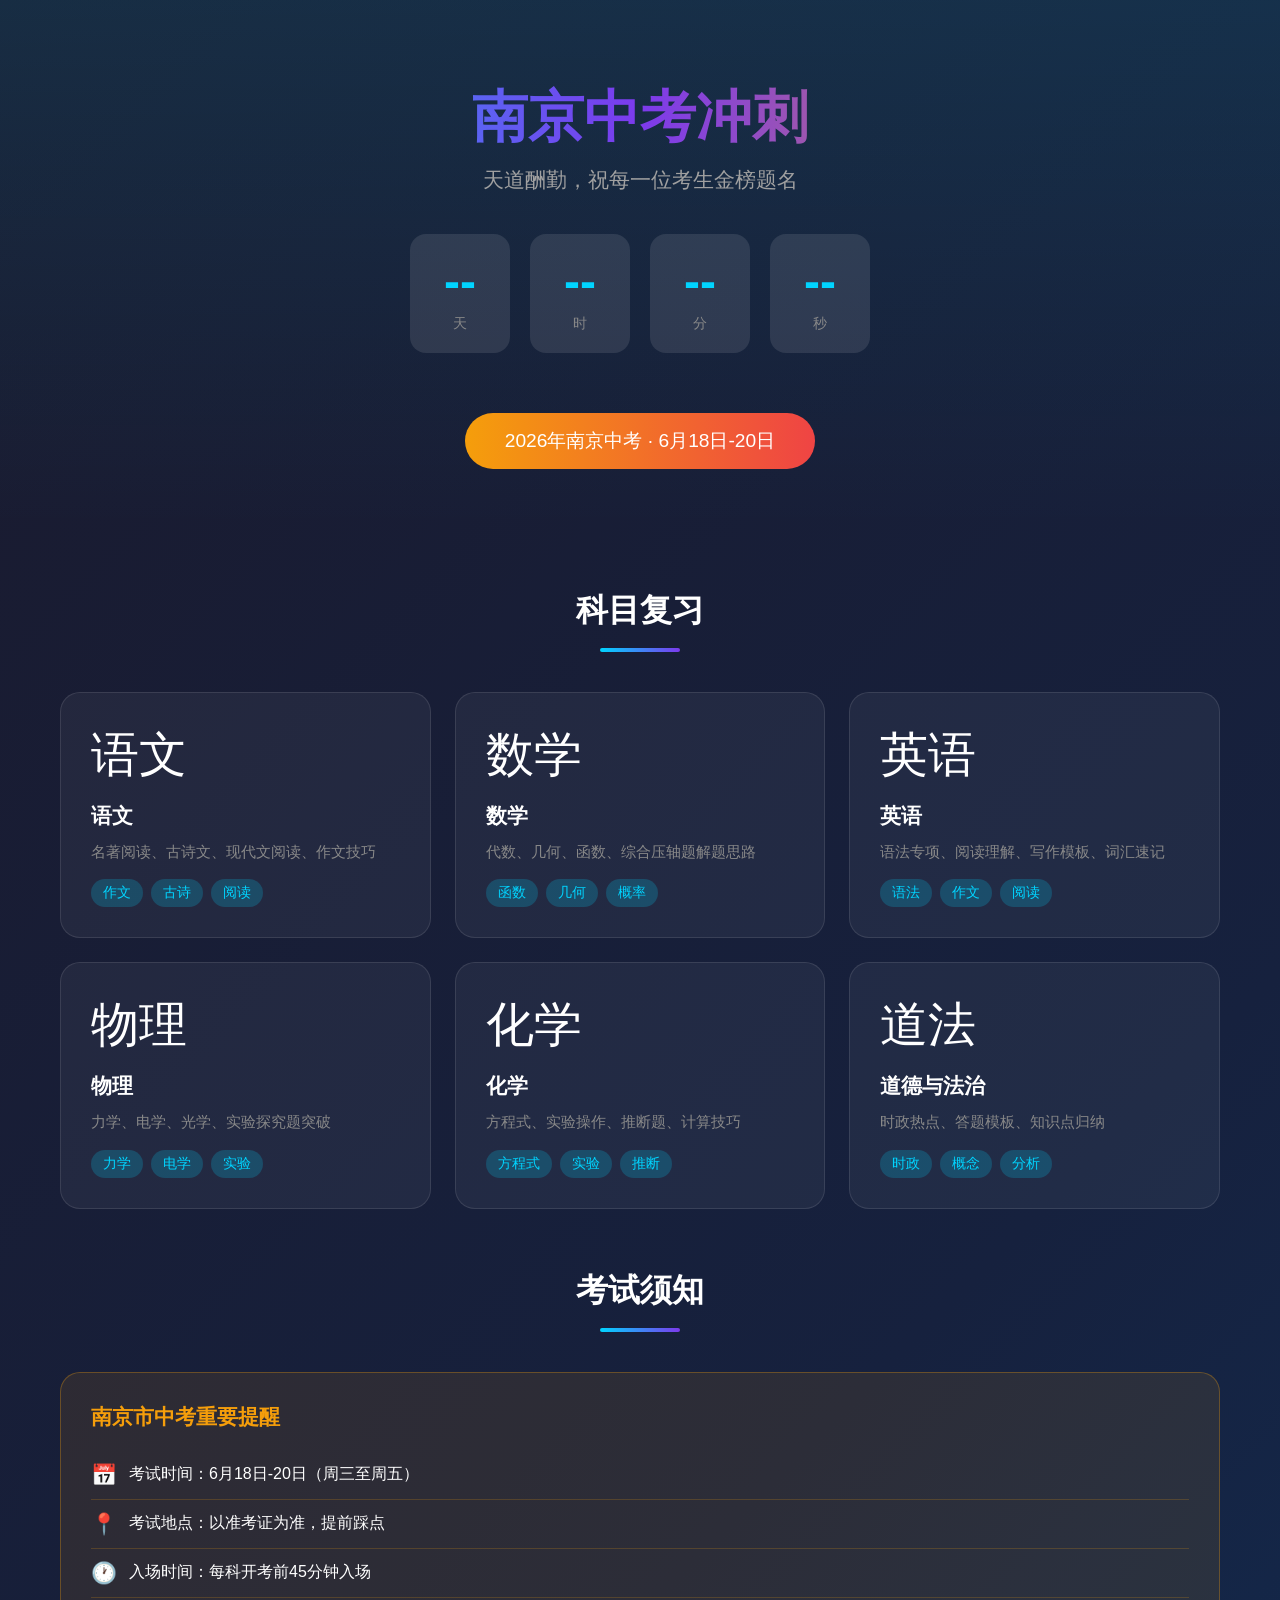
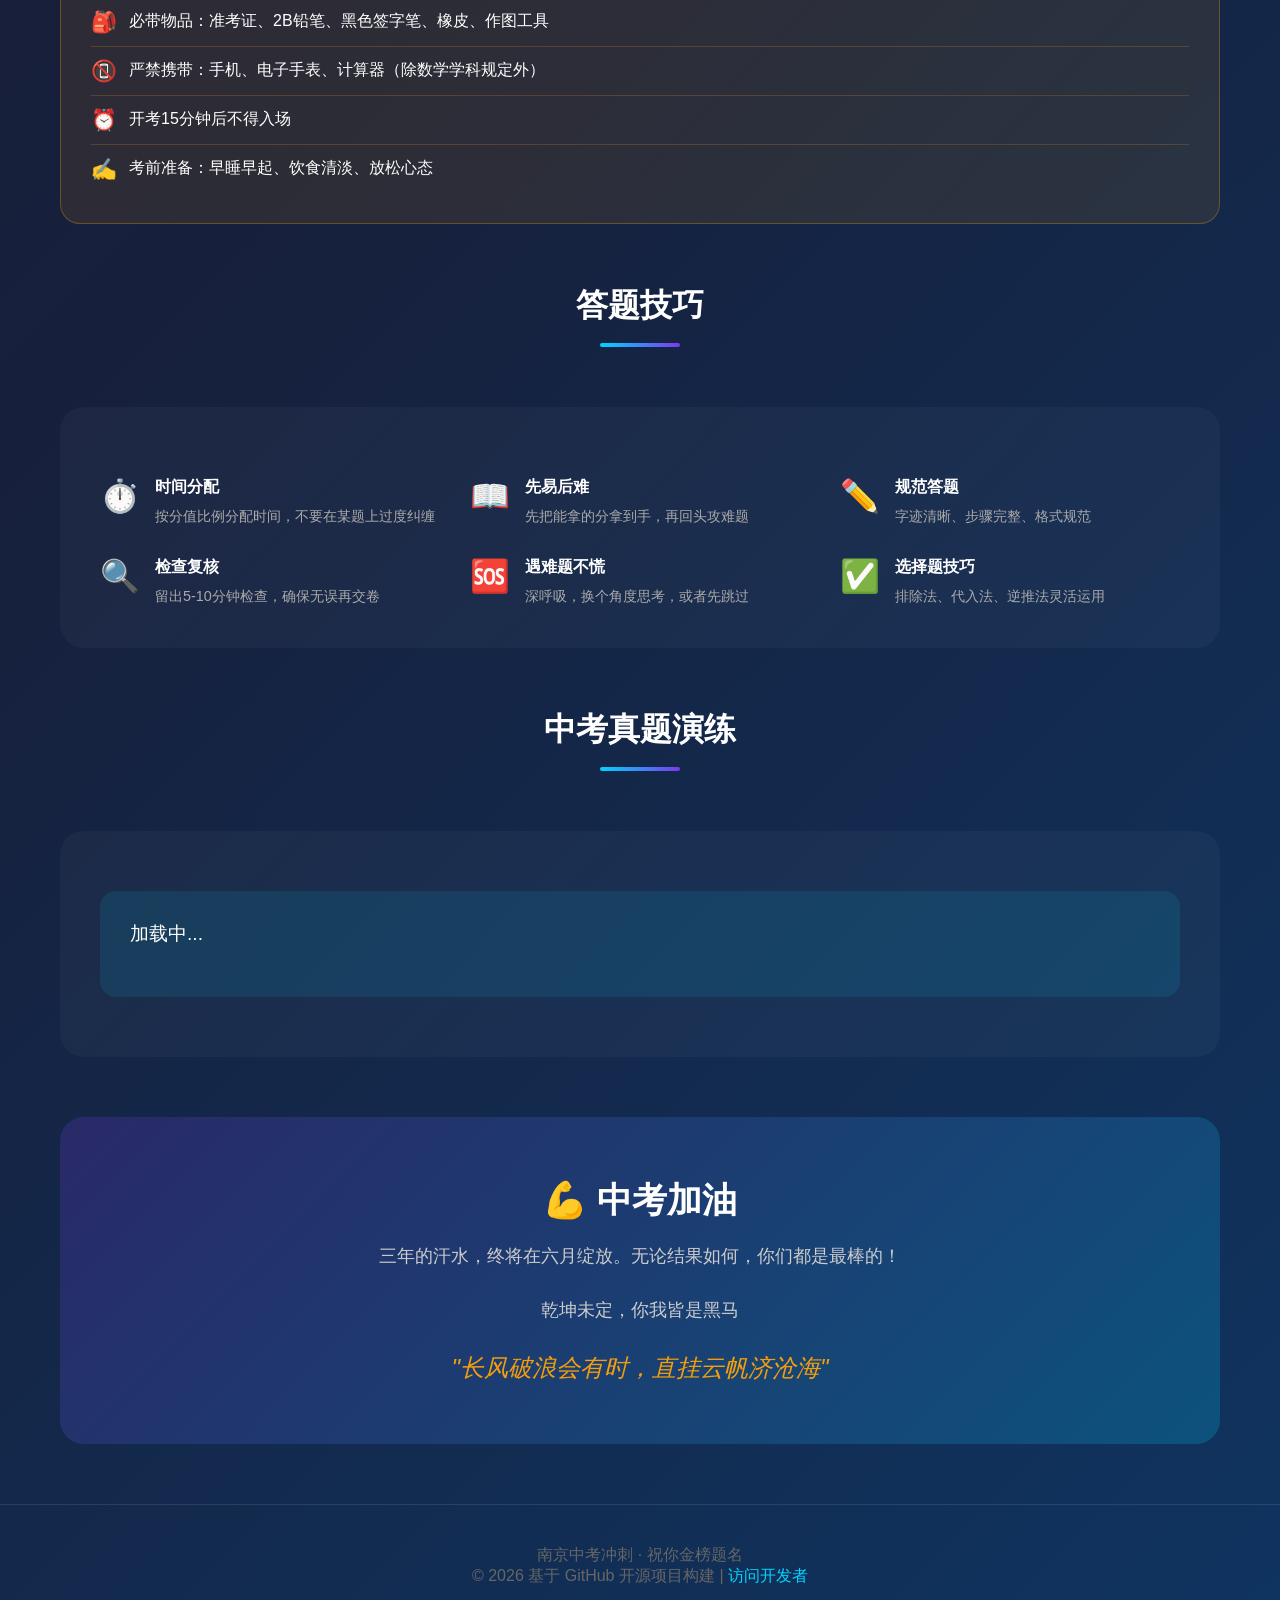
<file: index.html>
<!DOCTYPE html>
<html lang="zh-CN">
<head>
    <meta charset="UTF-8">
    <meta name="viewport" content="width=device-width, initial-scale=1.0">
    <title>南京中考冲刺 - 祝你金榜题名</title>
    <style>
        * { margin: 0; padding: 0; box-sizing: border-box; }
        body {
            font-family: -apple-system, BlinkMacSystemFont, 'Segoe UI', 'PingFang SC', 'Microsoft YaHei', sans-serif;
            background: linear-gradient(135deg, #1a1a2e 0%, #16213e 50%, #0f3460 100%);
            min-height: 100vh;
            color: #fff;
        }
        
        .hero {
            text-align: center;
            padding: 80px 20px 60px;
            background: linear-gradient(180deg, rgba(0,212,255,0.1) 0%, transparent 100%);
        }
        .hero h1 {
            font-size: 3.5rem;
            margin-bottom: 10px;
            background: linear-gradient(90deg, #00d4ff, #7c3aed, #f59e0b);
            -webkit-background-clip: text;
            -webkit-text-fill-color: transparent;
            background-clip: text;
        }
        .hero .subtitle {
            font-size: 1.3rem;
            color: #a0a0a0;
            margin-bottom: 30px;
        }
        
        .countdown {
            display: flex;
            justify-content: center;
            gap: 20px;
            margin: 40px 0;
        }
        .countdown-item {
            background: rgba(255,255,255,0.1);
            border-radius: 16px;
            padding: 20px 30px;
            min-width: 100px;
        }
        .countdown-item .number {
            font-size: 3rem;
            font-weight: bold;
            color: #00d4ff;
        }
        .countdown-item .label {
            font-size: 0.9rem;
            color: #888;
            margin-top: 5px;
        }
        
        .exam-date {
            background: linear-gradient(90deg, #f59e0b, #ef4444);
            color: white;
            padding: 15px 40px;
            border-radius: 30px;
            display: inline-block;
            font-size: 1.2rem;
            margin-top: 20px;
        }
        
        .container { max-width: 1200px; margin: 0 auto; padding: 0 20px; }
        
        .section-title {
            text-align: center;
            font-size: 2rem;
            margin: 60px 0 40px;
            position: relative;
        }
        .section-title::after {
            content: '';
            display: block;
            width: 80px;
            height: 4px;
            background: linear-gradient(90deg, #00d4ff, #7c3aed);
            margin: 15px auto 0;
            border-radius: 2px;
        }
        
        .subjects {
            display: grid;
            grid-template-columns: repeat(auto-fit, minmax(280px, 1fr));
            gap: 24px;
            margin: 40px 0;
        }
        .subject-card {
            background: rgba(255,255,255,0.05);
            border-radius: 20px;
            padding: 30px;
            border: 1px solid rgba(255,255,255,0.1);
            transition: transform 0.3s, box-shadow 0.3s;
            cursor: pointer;
        }
        .subject-card:hover {
            transform: translateY(-5px);
            box-shadow: 0 20px 40px rgba(0,0,0,0.3);
        }
        .subject-card .icon { font-size: 3rem; margin-bottom: 15px; }
        .subject-card h3 { font-size: 1.3rem; margin-bottom: 10px; }
        .subject-card p { color: #888; font-size: 0.95rem; line-height: 1.6; }
        .subject-card .topics {
            margin-top: 15px;
            display: flex;
            flex-wrap: wrap;
            gap: 8px;
        }
        .subject-card .topic {
            background: rgba(0,212,255,0.2);
            padding: 5px 12px;
            border-radius: 15px;
            font-size: 0.85rem;
            color: #00d4ff;
        }
        
        .tips-section {
            background: rgba(255,255,255,0.03);
            border-radius: 24px;
            padding: 40px;
            margin: 60px 0;
        }
        .tips-grid {
            display: grid;
            grid-template-columns: repeat(auto-fit, minmax(250px, 1fr));
            gap: 30px;
            margin-top: 30px;
        }
        .tip-card {
            display: flex;
            gap: 15px;
            align-items: flex-start;
        }
        .tip-card .tip-icon {
            font-size: 2rem;
            flex-shrink: 0;
        }
        .tip-card h4 { margin-bottom: 8px; }
        .tip-card p { color: #aaa; font-size: 0.9rem; line-height: 1.5; }
        
        .motivation {
            text-align: center;
            padding: 60px 20px;
            background: linear-gradient(135deg, rgba(124,58,237,0.2), rgba(0,212,255,0.2));
            border-radius: 24px;
            margin: 60px 0;
        }
        .motivation h2 { font-size: 2.2rem; margin-bottom: 20px; }
        .motivation p { font-size: 1.1rem; color: #ccc; max-width: 600px; margin: 0 auto 30px; }
        .motivation .quote {
            font-size: 1.5rem;
            font-style: italic;
            color: #f59e0b;
            margin-top: 20px;
        }
        
        .exam-rules {
            background: rgba(245,158,11,0.1);
            border: 1px solid rgba(245,158,11,0.3);
            border-radius: 20px;
            padding: 30px;
            margin: 40px 0;
        }
        .exam-rules h3 { color: #f59e0b; margin-bottom: 20px; font-size: 1.3rem; }
        .rules-list { list-style: none; }
        .rules-list li {
            padding: 12px 0;
            border-bottom: 1px solid rgba(245,158,11,0.2);
            display: flex;
            align-items: center;
            gap: 12px;
        }
        .rules-list li:last-child { border-bottom: none; }
        .rules-list .rule-icon { font-size: 1.3rem; }
        
        .quiz-section {
            background: rgba(255,255,255,0.03);
            border-radius: 24px;
            padding: 40px;
            margin: 60px 0;
        }
        .quiz-card {
            background: rgba(0,212,255,0.1);
            border-radius: 16px;
            padding: 30px;
            margin: 20px 0;
        }
        .quiz-question {
            font-size: 1.2rem;
            margin-bottom: 20px;
        }
        .quiz-options {
            display: grid;
            gap: 12px;
        }
        .quiz-option {
            background: rgba(255,255,255,0.05);
            border: 1px solid rgba(255,255,255,0.1);
            padding: 15px 20px;
            border-radius: 12px;
            cursor: pointer;
            transition: all 0.3s;
        }
        .quiz-option:hover {
            background: rgba(0,212,255,0.2);
            border-color: #00d4ff;
        }
        .quiz-option.correct {
            background: rgba(34,197,94,0.3);
            border-color: #22c55e;
        }
        .quiz-option.wrong {
            background: rgba(239,68,68,0.3);
            border-color: #ef4444;
        }
        .quiz-result {
            text-align: center;
            padding: 20px;
            margin-top: 20px;
            border-radius: 12px;
            display: none;
        }
        .quiz-result.show { display: block; }
        .quiz-result .score { font-size: 2rem; color: #22c55e; }
        
        footer {
            text-align: center;
            padding: 40px;
            color: #666;
            border-top: 1px solid rgba(255,255,255,0.1);
            margin-top: 60px;
        }
        footer a { color: #00d4ff; text-decoration: none; }
        
        @media (max-width: 768px) {
            .hero h1 { font-size: 2.5rem; }
            .countdown { flex-wrap: wrap; }
            .countdown-item { min-width: 80px; padding: 15px 20px; }
            .countdown-item .number { font-size: 2rem; }
        }
    </style>
</head>
<body>
    <section class="hero">
        <h1>南京中考冲刺</h1>
        <p class="subtitle">天道酬勤，祝每一位考生金榜题名</p>
        
        <div class="countdown">
            <div class="countdown-item">
                <div class="number" id="days">--</div>
                <div class="label">天</div>
            </div>
            <div class="countdown-item">
                <div class="number" id="hours">--</div>
                <div class="label">时</div>
            </div>
            <div class="countdown-item">
                <div class="number" id="minutes">--</div>
                <div class="label">分</div>
            </div>
            <div class="countdown-item">
                <div class="number" id="seconds">--</div>
                <div class="label">秒</div>
            </div>
        </div>
        
        <div class="exam-date">2026年南京中考 · 6月18日-20日</div>
    </section>
    
    <div class="container">
        <h2 class="section-title">科目复习</h2>
        <div class="subjects">
            <div class="subject-card" onclick="showSubject('chinese')">
                <div class="icon">语文</div>
                <h3>语文</h3>
                <p>名著阅读、古诗文、现代文阅读、作文技巧</p>
                <div class="topics">
                    <span class="topic">作文</span>
                    <span class="topic">古诗</span>
                    <span class="topic">阅读</span>
                </div>
            </div>
            <div class="subject-card" onclick="showSubject('math')">
                <div class="icon">数学</div>
                <h3>数学</h3>
                <p>代数、几何、函数、综合压轴题解题思路</p>
                <div class="topics">
                    <span class="topic">函数</span>
                    <span class="topic">几何</span>
                    <span class="topic">概率</span>
                </div>
            </div>
            <div class="subject-card" onclick="showSubject('english')">
                <div class="icon">英语</div>
                <h3>英语</h3>
                <p>语法专项、阅读理解、写作模板、词汇速记</p>
                <div class="topics">
                    <span class="topic">语法</span>
                    <span class="topic">作文</span>
                    <span class="topic">阅读</span>
                </div>
            </div>
            <div class="subject-card" onclick="showSubject('physics')">
                <div class="icon">物理</div>
                <h3>物理</h3>
                <p>力学、电学、光学、实验探究题突破</p>
                <div class="topics">
                    <span class="topic">力学</span>
                    <span class="topic">电学</span>
                    <span class="topic">实验</span>
                </div>
            </div>
            <div class="subject-card" onclick="showSubject('chemistry')">
                <div class="icon">化学</div>
                <h3>化学</h3>
                <p>方程式、实验操作、推断题、计算技巧</p>
                <div class="topics">
                    <span class="topic">方程式</span>
                    <span class="topic">实验</span>
                    <span class="topic">推断</span>
                </div>
            </div>
            <div class="subject-card" onclick="showSubject('politics')">
                <div class="icon">道法</div>
                <h3>道德与法治</h3>
                <p>时政热点、答题模板、知识点归纳</p>
                <div class="topics">
                    <span class="topic">时政</span>
                    <span class="topic">概念</span>
                    <span class="topic">分析</span>
                </div>
            </div>
        </div>
        
        <h2 class="section-title">考试须知</h2>
        <div class="exam-rules">
            <h3>南京市中考重要提醒</h3>
            <ul class="rules-list">
                <li><span class="rule-icon">📅</span>考试时间：6月18日-20日（周三至周五）</li>
                <li><span class="rule-icon">📍</span>考试地点：以准考证为准，提前踩点</li>
                <li><span class="rule-icon">🕐</span>入场时间：每科开考前45分钟入场</li>
                <li><span class="rule-icon">🎒</span>必带物品：准考证、2B铅笔、黑色签字笔、橡皮、作图工具</li>
                <li><span class="rule-icon">📵</span>严禁携带：手机、电子手表、计算器（除数学学科规定外）</li>
                <li><span class="rule-icon">⏰</span>开考15分钟后不得入场</li>
                <li><span class="rule-icon">✍️</span>考前准备：早睡早起、饮食清淡、放松心态</li>
            </ul>
        </div>
        
        <h2 class="section-title">答题技巧</h2>
        <div class="tips-section">
            <div class="tips-grid">
                <div class="tip-card">
                    <span class="tip-icon">⏱️</span>
                    <div>
                        <h4>时间分配</h4>
                        <p>按分值比例分配时间，不要在某题上过度纠缠</p>
                    </div>
                </div>
                <div class="tip-card">
                    <span class="tip-icon">📖</span>
                    <div>
                        <h4>先易后难</h4>
                        <p>先把能拿的分拿到手，再回头攻难题</p>
                    </div>
                </div>
                <div class="tip-card">
                    <span class="tip-icon">✏️</span>
                    <div>
                        <h4>规范答题</h4>
                        <p>字迹清晰、步骤完整、格式规范</p>
                    </div>
                </div>
                <div class="tip-card">
                    <span class="tip-icon">🔍</span>
                    <div>
                        <h4>检查复核</h4>
                        <p>留出5-10分钟检查，确保无误再交卷</p>
                    </div>
                </div>
                <div class="tip-card">
                    <span class="tip-icon">🆘</span>
                    <div>
                        <h4>遇难题不慌</h4>
                        <p>深呼吸，换个角度思考，或者先跳过</p>
                    </div>
                </div>
                <div class="tip-card">
                    <span class="tip-icon">✅</span>
                    <div>
                        <h4>选择题技巧</h4>
                        <p>排除法、代入法、逆推法灵活运用</p>
                    </div>
                </div>
            </div>
        </div>
        
        <h2 class="section-title">中考真题演练</h2>
        <div class="quiz-section">
            <div class="quiz-card">
                <div class="quiz-question" id="quiz-question">加载中...</div>
                <div class="quiz-options" id="quiz-options"></div>
                <div class="quiz-result" id="quiz-result">
                    <div class="score" id="quiz-score"></div>
                    <p id="quiz-feedback"></p>
                    <button onclick="nextQuestion()" style="margin-top:15px;padding:10px 30px;background:linear-gradient(90deg,#00d4ff,#7c3aed);border:none;border-radius:20px;color:white;cursor:pointer;">下一题</button>
                </div>
            </div>
        </div>
        
        <div class="motivation">
            <h2>💪 中考加油</h2>
            <p>三年的汗水，终将在六月绽放。无论结果如何，你们都是最棒的！</p>
            <p>乾坤未定，你我皆是黑马</p>
            <div class="quote">"长风破浪会有时，直挂云帆济沧海"</div>
        </div>
    </div>
    
    <footer>
        <p>南京中考冲刺 · 祝你金榜题名</p>
        <p>© 2026 基于 GitHub 开源项目构建 | <a href="https://github.com/lxztry">访问开发者</a></p>
    </footer>
    
    <script>
        // 倒计时
        const examDate = new Date('2026-06-18T09:00:00');
        
        function updateCountdown() {
            const now = new Date();
            const diff = examDate - now;
            
            if (diff > 0) {
                const days = Math.floor(diff / (1000 * 60 * 60 * 24));
                const hours = Math.floor((diff % (1000 * 60 * 60 * 24)) / (1000 * 60 * 60));
                const minutes = Math.floor((diff % (1000 * 60 * 60)) / (1000 * 60));
                const seconds = Math.floor((diff % (1000 * 60)) / 1000);
                
                document.getElementById('days').textContent = days;
                document.getElementById('hours').textContent = hours;
                document.getElementById('minutes').textContent = minutes;
                document.getElementById('seconds').textContent = seconds;
            }
        }
        
        setInterval(updateCountdown, 1000);
        updateCountdown();
        
        // 题目数据
        const questions = [
            {
                question: "《红楼梦》中"金陵十二钗"指的是多少位女子？",
                options: ["10位", "11位", "12位", "13位"],
                answer: 2,
                explanation: "金陵十二钗指的是12位女子，分别是林黛玉、薛宝钗、贾元春、贾探春等"
            },
            {
                question: "已知等腰三角形的底角为50°，则顶角为多少度？",
                options: ["60°", "70°", "80°", "90°"],
                answer: 2,
                explanation: "三角形内角和为180°，两个底角各50°，所以顶角=180°-50°×2=80°"
            },
            {
                question: "英语中'although'的中文意思是？",
                options: ["因为", "虽然", "如果", "但是"],
                answer: 1,
                explanation: "'although'是一个从属连词，意为'虽然，尽管'"
            },
            {
                question: "物理学中，力的单位是什么？",
                options: ["瓦特(W)", "焦耳(J)", "牛顿(N)", "帕斯卡(Pa)"],
                answer: 2,
                explanation: "力的单位是牛顿(N)，以科学家牛顿命名"
            },
            {
                question: "化学方程式2H₂ + O₂ → 2H₂O表示的意义是？",
                options: ["4份氢气和1份氧气反应", "2份氢气和2份氧气反应", "2份氢气和1份氧气反应", "1份氢气和2份氧气反应"],
                answer: 2,
                explanation: "化学计量数表示各物质的质量比关系"
            },
            {
                question: "我国第一部纪传体通史是？",
                options: ["《汉书》", "《史记》", "《资治通鉴》", "《后汉书》"],
                answer: 1,
                explanation: "《史记》是西汉司马迁所著，是我国第一部纪传体通史"
            }
        ];
        
        let currentQuestion = 0;
        
        function loadQuestion() {
            const q = questions[currentQuestion];
            document.getElementById('quiz-question').textContent = `Q${currentQuestion + 1}: ${q.question}`;
            
            const optionsDiv = document.getElementById('quiz-options');
            optionsDiv.innerHTML = '';
            
            q.options.forEach((opt, idx) => {
                const btn = document.createElement('div');
                btn.className = 'quiz-option';
                btn.textContent = String.fromCharCode(65 + idx) + '. ' + opt;
                btn.onclick = () => checkAnswer(idx);
                optionsDiv.appendChild(btn);
            });
            
            document.getElementById('quiz-result').classList.remove('show');
        }
        
        function checkAnswer(idx) {
            const q = questions[currentQuestion];
            const options = document.querySelectorAll('.quiz-option');
            
            options.forEach((opt, i) => {
                opt.style.pointerEvents = 'none';
                if (i === q.answer) {
                    opt.classList.add('correct');
                } else if (i === idx && idx !== q.answer) {
                    opt.classList.add('wrong');
                }
            });
            
            const resultDiv = document.getElementById('quiz-result');
            resultDiv.classList.add('show');
            
            const isCorrect = idx === q.answer;
            document.getElementById('quiz-score').textContent = isCorrect ? '回答正确！' : '回答错误';
            document.getElementById('quiz-score').style.color = isCorrect ? '#22c55e' : '#ef4444';
            document.getElementById('quiz-feedback').textContent = q.explanation;
        }
        
        function nextQuestion() {
            currentQuestion = (currentQuestion + 1) % questions.length;
            loadQuestion();
        }
        
        function showSubject(subject) {
            alert('科目详情页开发中，敬请期待！\n\n科目：' + subject);
        }
        
        loadQuestion();
    </script>
</body>
</html>
</file>
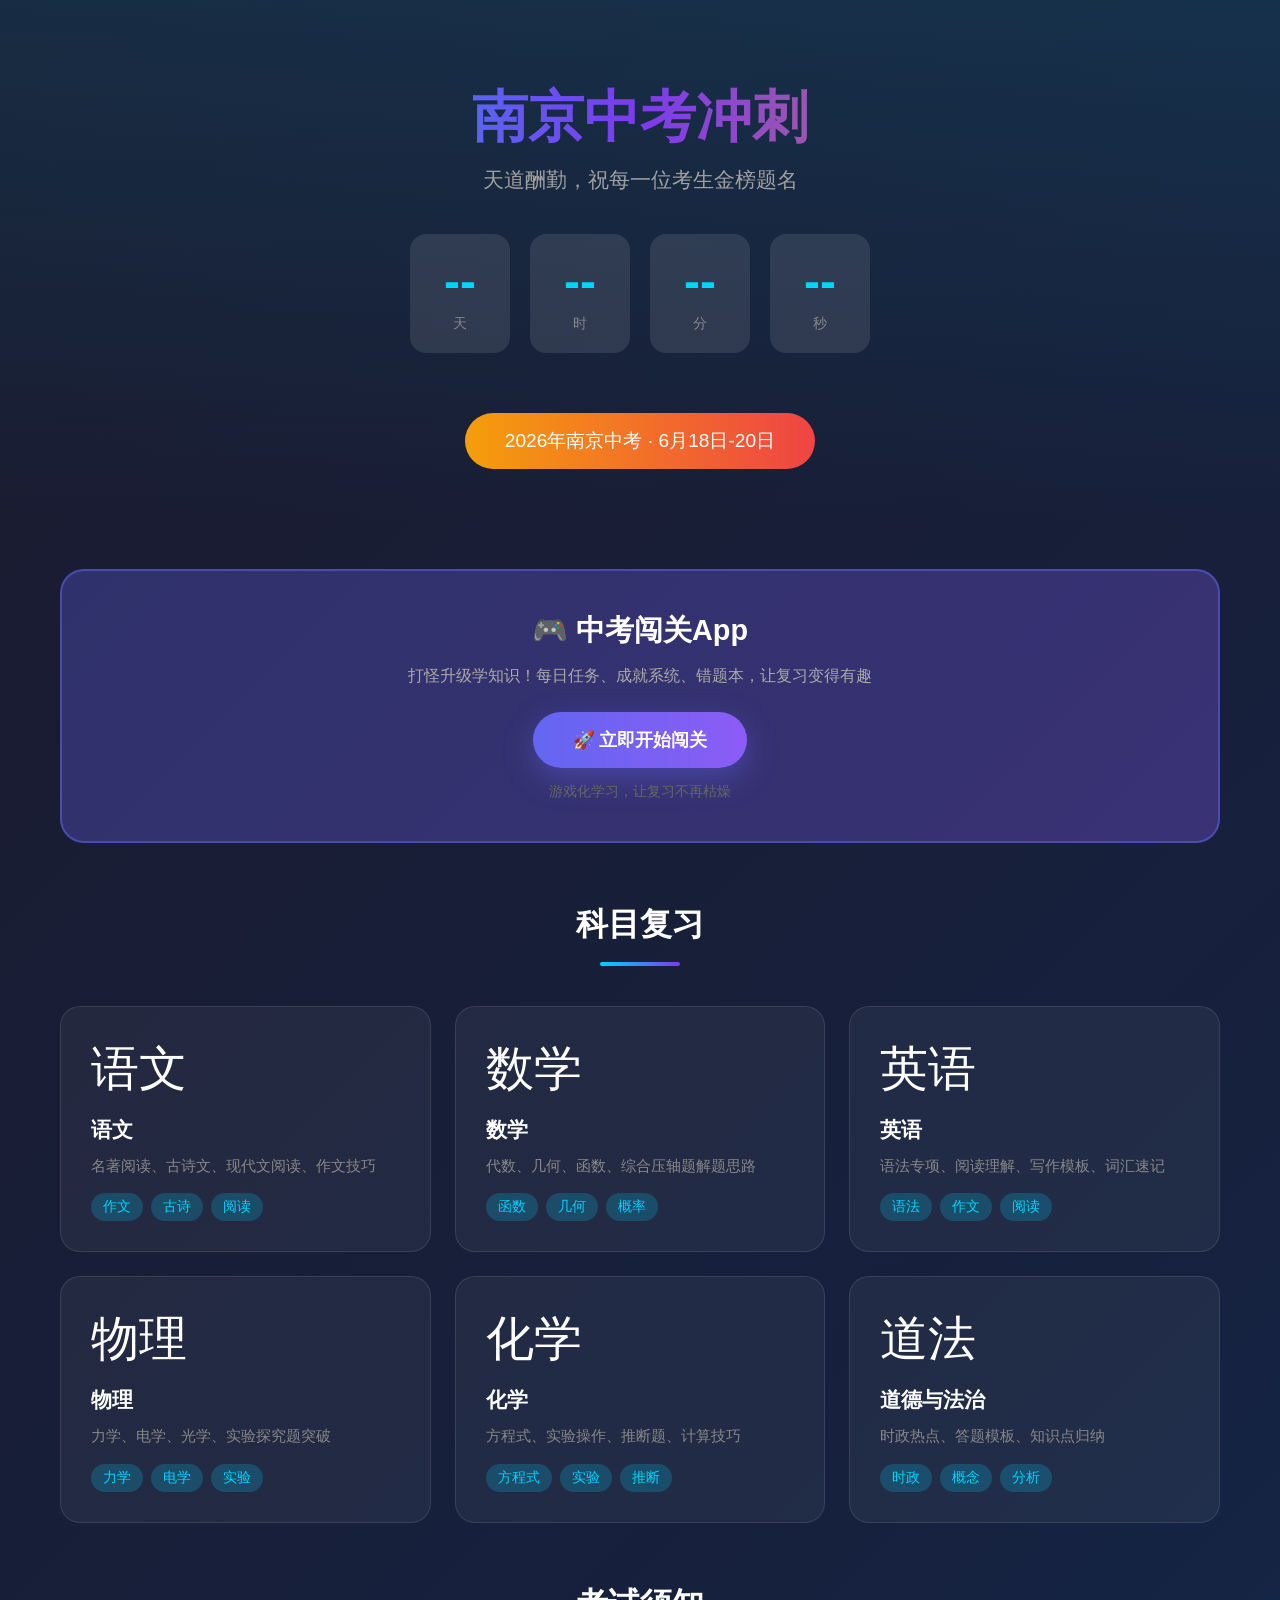
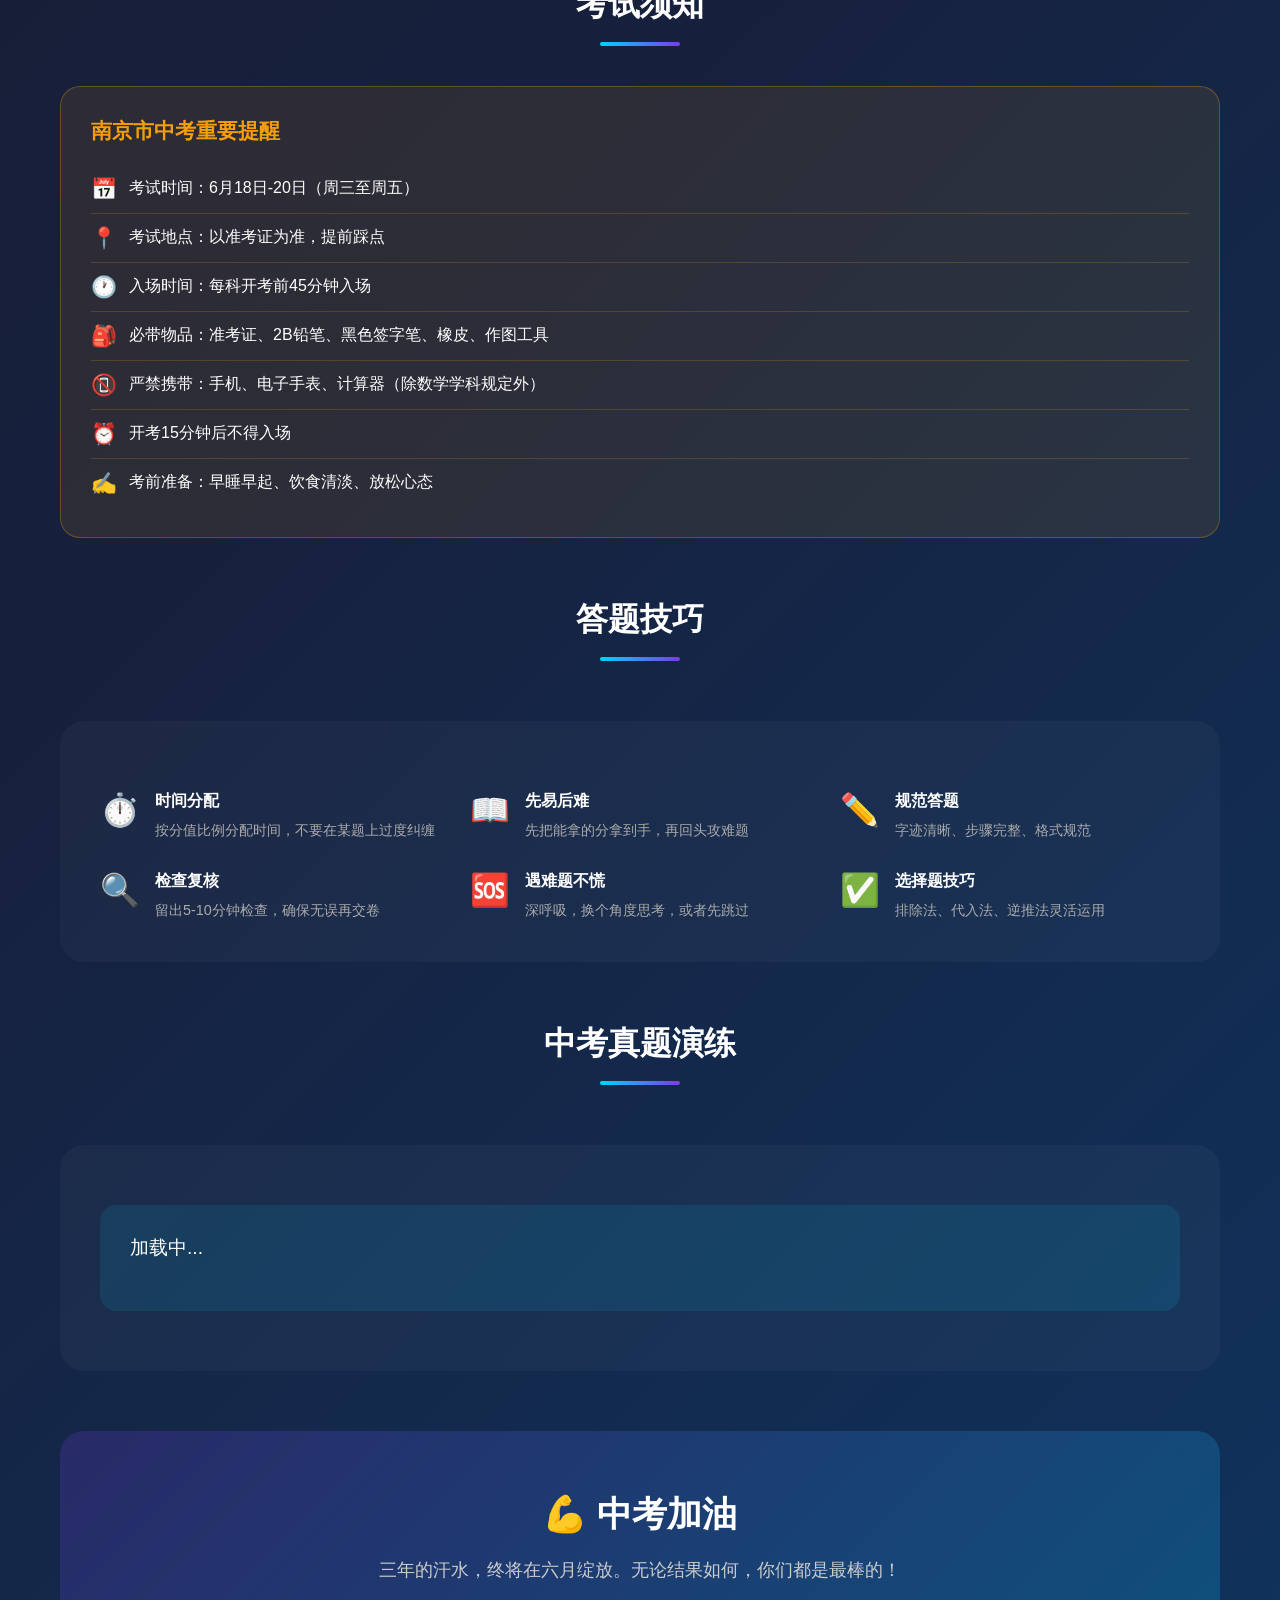
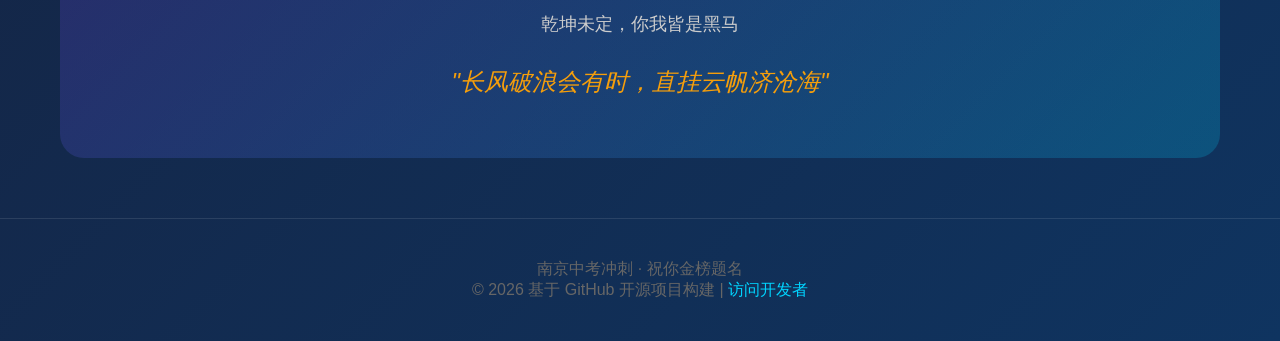
<file: docs/index.html>
<!DOCTYPE html>
<html lang="zh-CN">
<head>
    <meta charset="UTF-8">
    <meta name="viewport" content="width=device-width, initial-scale=1.0">
    <title>南京中考冲刺 - 祝你金榜题名</title>
    <style>
        * { margin: 0; padding: 0; box-sizing: border-box; }
        body {
            font-family: -apple-system, BlinkMacSystemFont, 'Segoe UI', 'PingFang SC', 'Microsoft YaHei', sans-serif;
            background: linear-gradient(135deg, #1a1a2e 0%, #16213e 50%, #0f3460 100%);
            min-height: 100vh;
            color: #fff;
        }
        
        .hero {
            text-align: center;
            padding: 80px 20px 60px;
            background: linear-gradient(180deg, rgba(0,212,255,0.1) 0%, transparent 100%);
        }
        .hero h1 {
            font-size: 3.5rem;
            margin-bottom: 10px;
            background: linear-gradient(90deg, #00d4ff, #7c3aed, #f59e0b);
            -webkit-background-clip: text;
            -webkit-text-fill-color: transparent;
            background-clip: text;
        }
        .hero .subtitle {
            font-size: 1.3rem;
            color: #a0a0a0;
            margin-bottom: 30px;
        }
        
        .countdown {
            display: flex;
            justify-content: center;
            gap: 20px;
            margin: 40px 0;
        }
        .countdown-item {
            background: rgba(255,255,255,0.1);
            border-radius: 16px;
            padding: 20px 30px;
            min-width: 100px;
        }
        .countdown-item .number {
            font-size: 3rem;
            font-weight: bold;
            color: #00d4ff;
        }
        .countdown-item .label {
            font-size: 0.9rem;
            color: #888;
            margin-top: 5px;
        }
        
        .exam-date {
            background: linear-gradient(90deg, #f59e0b, #ef4444);
            color: white;
            padding: 15px 40px;
            border-radius: 30px;
            display: inline-block;
            font-size: 1.2rem;
            margin-top: 20px;
        }
        
        .container { max-width: 1200px; margin: 0 auto; padding: 0 20px; }
        
        .section-title {
            text-align: center;
            font-size: 2rem;
            margin: 60px 0 40px;
            position: relative;
        }
        .section-title::after {
            content: '';
            display: block;
            width: 80px;
            height: 4px;
            background: linear-gradient(90deg, #00d4ff, #7c3aed);
            margin: 15px auto 0;
            border-radius: 2px;
        }
        
        .subjects {
            display: grid;
            grid-template-columns: repeat(auto-fit, minmax(280px, 1fr));
            gap: 24px;
            margin: 40px 0;
        }
        .subject-card {
            background: rgba(255,255,255,0.05);
            border-radius: 20px;
            padding: 30px;
            border: 1px solid rgba(255,255,255,0.1);
            transition: transform 0.3s, box-shadow 0.3s;
            cursor: pointer;
        }
        .subject-card:hover {
            transform: translateY(-5px);
            box-shadow: 0 20px 40px rgba(0,0,0,0.3);
        }
        .subject-card .icon { font-size: 3rem; margin-bottom: 15px; }
        .subject-card h3 { font-size: 1.3rem; margin-bottom: 10px; }
        .subject-card p { color: #888; font-size: 0.95rem; line-height: 1.6; }
        .subject-card .topics {
            margin-top: 15px;
            display: flex;
            flex-wrap: wrap;
            gap: 8px;
        }
        .subject-card .topic {
            background: rgba(0,212,255,0.2);
            padding: 5px 12px;
            border-radius: 15px;
            font-size: 0.85rem;
            color: #00d4ff;
        }
        
        .tips-section {
            background: rgba(255,255,255,0.03);
            border-radius: 24px;
            padding: 40px;
            margin: 60px 0;
        }
        .tips-grid {
            display: grid;
            grid-template-columns: repeat(auto-fit, minmax(250px, 1fr));
            gap: 30px;
            margin-top: 30px;
        }
        .tip-card {
            display: flex;
            gap: 15px;
            align-items: flex-start;
        }
        .tip-card .tip-icon {
            font-size: 2rem;
            flex-shrink: 0;
        }
        .tip-card h4 { margin-bottom: 8px; }
        .tip-card p { color: #aaa; font-size: 0.9rem; line-height: 1.5; }
        
        .motivation {
            text-align: center;
            padding: 60px 20px;
            background: linear-gradient(135deg, rgba(124,58,237,0.2), rgba(0,212,255,0.2));
            border-radius: 24px;
            margin: 60px 0;
        }
        .motivation h2 { font-size: 2.2rem; margin-bottom: 20px; }
        .motivation p { font-size: 1.1rem; color: #ccc; max-width: 600px; margin: 0 auto 30px; }
        .motivation .quote {
            font-size: 1.5rem;
            font-style: italic;
            color: #f59e0b;
            margin-top: 20px;
        }
        
        .exam-rules {
            background: rgba(245,158,11,0.1);
            border: 1px solid rgba(245,158,11,0.3);
            border-radius: 20px;
            padding: 30px;
            margin: 40px 0;
        }
        .exam-rules h3 { color: #f59e0b; margin-bottom: 20px; font-size: 1.3rem; }
        .rules-list { list-style: none; }
        .rules-list li {
            padding: 12px 0;
            border-bottom: 1px solid rgba(245,158,11,0.2);
            display: flex;
            align-items: center;
            gap: 12px;
        }
        .rules-list li:last-child { border-bottom: none; }
        .rules-list .rule-icon { font-size: 1.3rem; }
        
        .quiz-section {
            background: rgba(255,255,255,0.03);
            border-radius: 24px;
            padding: 40px;
            margin: 60px 0;
        }
        .quiz-card {
            background: rgba(0,212,255,0.1);
            border-radius: 16px;
            padding: 30px;
            margin: 20px 0;
        }
        .quiz-question {
            font-size: 1.2rem;
            margin-bottom: 20px;
        }
        .quiz-options {
            display: grid;
            gap: 12px;
        }
        .quiz-option {
            background: rgba(255,255,255,0.05);
            border: 1px solid rgba(255,255,255,0.1);
            padding: 15px 20px;
            border-radius: 12px;
            cursor: pointer;
            transition: all 0.3s;
        }
        .quiz-option:hover {
            background: rgba(0,212,255,0.2);
            border-color: #00d4ff;
        }
        .quiz-option.correct {
            background: rgba(34,197,94,0.3);
            border-color: #22c55e;
        }
        .quiz-option.wrong {
            background: rgba(239,68,68,0.3);
            border-color: #ef4444;
        }
        .quiz-result {
            text-align: center;
            padding: 20px;
            margin-top: 20px;
            border-radius: 12px;
            display: none;
        }
        .quiz-result.show { display: block; }
        .quiz-result .score { font-size: 2rem; color: #22c55e; }
        
        footer {
            text-align: center;
            padding: 40px;
            color: #666;
            border-top: 1px solid rgba(255,255,255,0.1);
            margin-top: 60px;
        }
        footer a { color: #00d4ff; text-decoration: none; }
        
        @media (max-width: 768px) {
            .hero h1 { font-size: 2.5rem; }
            .countdown { flex-wrap: wrap; }
            .countdown-item { min-width: 80px; padding: 15px 20px; }
            .countdown-item .number { font-size: 2rem; }
        }
    </style>
</head>
<body>
    <section class="hero">
        <h1>南京中考冲刺</h1>
        <p class="subtitle">天道酬勤，祝每一位考生金榜题名</p>
        
        <div class="countdown">
            <div class="countdown-item">
                <div class="number" id="days">--</div>
                <div class="label">天</div>
            </div>
            <div class="countdown-item">
                <div class="number" id="hours">--</div>
                <div class="label">时</div>
            </div>
            <div class="countdown-item">
                <div class="number" id="minutes">--</div>
                <div class="label">分</div>
            </div>
            <div class="countdown-item">
                <div class="number" id="seconds">--</div>
                <div class="label">秒</div>
            </div>
        </div>
        
        <div class="exam-date">2026年南京中考 · 6月18日-20日</div>
    </section>
    
    <div class="container">
        <!-- 闯关App入口 -->
        <div style="background: linear-gradient(135deg, rgba(99,102,241,0.3), rgba(139,92,246,0.3)); border-radius: 24px; padding: 40px; margin: 40px 0; text-align: center; border: 2px solid rgba(99,102,241,0.5);">
            <h2 style="font-size: 1.8rem; margin-bottom: 15px;">🎮 中考闯关App</h2>
            <p style="color: #aaa; margin-bottom: 25px; font-size: 1rem;">打怪升级学知识！每日任务、成就系统、错题本，让复习变得有趣</p>
            <a href="app/index.html" style="display: inline-block; background: linear-gradient(90deg, #6366f1, #8b5cf6); color: white; padding: 16px 40px; border-radius: 30px; font-size: 1.1rem; text-decoration: none; font-weight: bold; transition: transform 0.2s; box-shadow: 0 10px 30px rgba(99,102,241,0.4);">🚀 立即开始闯关</a>
            <p style="color: #666; font-size: 0.85rem; margin-top: 15px;">游戏化学习，让复习不再枯燥</p>
        </div>
        
        <h2 class="section-title">科目复习</h2>
        <div class="subjects">
            <div class="subject-card" onclick="showSubject('chinese')">
                <div class="icon">语文</div>
                <h3>语文</h3>
                <p>名著阅读、古诗文、现代文阅读、作文技巧</p>
                <div class="topics">
                    <span class="topic">作文</span>
                    <span class="topic">古诗</span>
                    <span class="topic">阅读</span>
                </div>
            </div>
            <div class="subject-card" onclick="showSubject('math')">
                <div class="icon">数学</div>
                <h3>数学</h3>
                <p>代数、几何、函数、综合压轴题解题思路</p>
                <div class="topics">
                    <span class="topic">函数</span>
                    <span class="topic">几何</span>
                    <span class="topic">概率</span>
                </div>
            </div>
            <div class="subject-card" onclick="showSubject('english')">
                <div class="icon">英语</div>
                <h3>英语</h3>
                <p>语法专项、阅读理解、写作模板、词汇速记</p>
                <div class="topics">
                    <span class="topic">语法</span>
                    <span class="topic">作文</span>
                    <span class="topic">阅读</span>
                </div>
            </div>
            <div class="subject-card" onclick="showSubject('physics')">
                <div class="icon">物理</div>
                <h3>物理</h3>
                <p>力学、电学、光学、实验探究题突破</p>
                <div class="topics">
                    <span class="topic">力学</span>
                    <span class="topic">电学</span>
                    <span class="topic">实验</span>
                </div>
            </div>
            <div class="subject-card" onclick="showSubject('chemistry')">
                <div class="icon">化学</div>
                <h3>化学</h3>
                <p>方程式、实验操作、推断题、计算技巧</p>
                <div class="topics">
                    <span class="topic">方程式</span>
                    <span class="topic">实验</span>
                    <span class="topic">推断</span>
                </div>
            </div>
            <div class="subject-card" onclick="showSubject('politics')">
                <div class="icon">道法</div>
                <h3>道德与法治</h3>
                <p>时政热点、答题模板、知识点归纳</p>
                <div class="topics">
                    <span class="topic">时政</span>
                    <span class="topic">概念</span>
                    <span class="topic">分析</span>
                </div>
            </div>
        </div>
        
        <h2 class="section-title">考试须知</h2>
        <div class="exam-rules">
            <h3>南京市中考重要提醒</h3>
            <ul class="rules-list">
                <li><span class="rule-icon">📅</span>考试时间：6月18日-20日（周三至周五）</li>
                <li><span class="rule-icon">📍</span>考试地点：以准考证为准，提前踩点</li>
                <li><span class="rule-icon">🕐</span>入场时间：每科开考前45分钟入场</li>
                <li><span class="rule-icon">🎒</span>必带物品：准考证、2B铅笔、黑色签字笔、橡皮、作图工具</li>
                <li><span class="rule-icon">📵</span>严禁携带：手机、电子手表、计算器（除数学学科规定外）</li>
                <li><span class="rule-icon">⏰</span>开考15分钟后不得入场</li>
                <li><span class="rule-icon">✍️</span>考前准备：早睡早起、饮食清淡、放松心态</li>
            </ul>
        </div>
        
        <h2 class="section-title">答题技巧</h2>
        <div class="tips-section">
            <div class="tips-grid">
                <div class="tip-card">
                    <span class="tip-icon">⏱️</span>
                    <div>
                        <h4>时间分配</h4>
                        <p>按分值比例分配时间，不要在某题上过度纠缠</p>
                    </div>
                </div>
                <div class="tip-card">
                    <span class="tip-icon">📖</span>
                    <div>
                        <h4>先易后难</h4>
                        <p>先把能拿的分拿到手，再回头攻难题</p>
                    </div>
                </div>
                <div class="tip-card">
                    <span class="tip-icon">✏️</span>
                    <div>
                        <h4>规范答题</h4>
                        <p>字迹清晰、步骤完整、格式规范</p>
                    </div>
                </div>
                <div class="tip-card">
                    <span class="tip-icon">🔍</span>
                    <div>
                        <h4>检查复核</h4>
                        <p>留出5-10分钟检查，确保无误再交卷</p>
                    </div>
                </div>
                <div class="tip-card">
                    <span class="tip-icon">🆘</span>
                    <div>
                        <h4>遇难题不慌</h4>
                        <p>深呼吸，换个角度思考，或者先跳过</p>
                    </div>
                </div>
                <div class="tip-card">
                    <span class="tip-icon">✅</span>
                    <div>
                        <h4>选择题技巧</h4>
                        <p>排除法、代入法、逆推法灵活运用</p>
                    </div>
                </div>
            </div>
        </div>
        
        <h2 class="section-title">中考真题演练</h2>
        <div class="quiz-section">
            <div class="quiz-card">
                <div class="quiz-question" id="quiz-question">加载中...</div>
                <div class="quiz-options" id="quiz-options"></div>
                <div class="quiz-result" id="quiz-result">
                    <div class="score" id="quiz-score"></div>
                    <p id="quiz-feedback"></p>
                    <button onclick="nextQuestion()" style="margin-top:15px;padding:10px 30px;background:linear-gradient(90deg,#00d4ff,#7c3aed);border:none;border-radius:20px;color:white;cursor:pointer;">下一题</button>
                </div>
            </div>
        </div>
        
        <div class="motivation">
            <h2>💪 中考加油</h2>
            <p>三年的汗水，终将在六月绽放。无论结果如何，你们都是最棒的！</p>
            <p>乾坤未定，你我皆是黑马</p>
            <div class="quote">"长风破浪会有时，直挂云帆济沧海"</div>
        </div>
    </div>
    
    <footer>
        <p>南京中考冲刺 · 祝你金榜题名</p>
        <p>© 2026 基于 GitHub 开源项目构建 | <a href="https://github.com/lxztry">访问开发者</a></p>
    </footer>
    
    <script>
        // 倒计时
        const examDate = new Date('2026-06-18T09:00:00');
        
        function updateCountdown() {
            const now = new Date();
            const diff = examDate - now;
            
            if (diff > 0) {
                const days = Math.floor(diff / (1000 * 60 * 60 * 24));
                const hours = Math.floor((diff % (1000 * 60 * 60 * 24)) / (1000 * 60 * 60));
                const minutes = Math.floor((diff % (1000 * 60 * 60)) / (1000 * 60));
                const seconds = Math.floor((diff % (1000 * 60)) / 1000);
                
                document.getElementById('days').textContent = days;
                document.getElementById('hours').textContent = hours;
                document.getElementById('minutes').textContent = minutes;
                document.getElementById('seconds').textContent = seconds;
            }
        }
        
        setInterval(updateCountdown, 1000);
        updateCountdown();
        
        // 题目数据
        const questions = [
            {
                question: "《红楼梦》中"金陵十二钗"指的是多少位女子？",
                options: ["10位", "11位", "12位", "13位"],
                answer: 2,
                explanation: "金陵十二钗指的是12位女子，分别是林黛玉、薛宝钗、贾元春、贾探春等"
            },
            {
                question: "已知等腰三角形的底角为50°，则顶角为多少度？",
                options: ["60°", "70°", "80°", "90°"],
                answer: 2,
                explanation: "三角形内角和为180°，两个底角各50°，所以顶角=180°-50°×2=80°"
            },
            {
                question: "英语中'although'的中文意思是？",
                options: ["因为", "虽然", "如果", "但是"],
                answer: 1,
                explanation: "'although'是一个从属连词，意为'虽然，尽管'"
            },
            {
                question: "物理学中，力的单位是什么？",
                options: ["瓦特(W)", "焦耳(J)", "牛顿(N)", "帕斯卡(Pa)"],
                answer: 2,
                explanation: "力的单位是牛顿(N)，以科学家牛顿命名"
            },
            {
                question: "化学方程式2H₂ + O₂ → 2H₂O表示的意义是？",
                options: ["4份氢气和1份氧气反应", "2份氢气和2份氧气反应", "2份氢气和1份氧气反应", "1份氢气和2份氧气反应"],
                answer: 2,
                explanation: "化学计量数表示各物质的质量比关系"
            },
            {
                question: "我国第一部纪传体通史是？",
                options: ["《汉书》", "《史记》", "《资治通鉴》", "《后汉书》"],
                answer: 1,
                explanation: "《史记》是西汉司马迁所著，是我国第一部纪传体通史"
            }
        ];
        
        let currentQuestion = 0;
        
        function loadQuestion() {
            const q = questions[currentQuestion];
            document.getElementById('quiz-question').textContent = `Q${currentQuestion + 1}: ${q.question}`;
            
            const optionsDiv = document.getElementById('quiz-options');
            optionsDiv.innerHTML = '';
            
            q.options.forEach((opt, idx) => {
                const btn = document.createElement('div');
                btn.className = 'quiz-option';
                btn.textContent = String.fromCharCode(65 + idx) + '. ' + opt;
                btn.onclick = () => checkAnswer(idx);
                optionsDiv.appendChild(btn);
            });
            
            document.getElementById('quiz-result').classList.remove('show');
        }
        
        function checkAnswer(idx) {
            const q = questions[currentQuestion];
            const options = document.querySelectorAll('.quiz-option');
            
            options.forEach((opt, i) => {
                opt.style.pointerEvents = 'none';
                if (i === q.answer) {
                    opt.classList.add('correct');
                } else if (i === idx && idx !== q.answer) {
                    opt.classList.add('wrong');
                }
            });
            
            const resultDiv = document.getElementById('quiz-result');
            resultDiv.classList.add('show');
            
            const isCorrect = idx === q.answer;
            document.getElementById('quiz-score').textContent = isCorrect ? '回答正确！' : '回答错误';
            document.getElementById('quiz-score').style.color = isCorrect ? '#22c55e' : '#ef4444';
            document.getElementById('quiz-feedback').textContent = q.explanation;
        }
        
        function nextQuestion() {
            currentQuestion = (currentQuestion + 1) % questions.length;
            loadQuestion();
        }
        
        function showSubject(subject) {
            alert('科目详情页开发中，敬请期待！\n\n科目：' + subject);
        }
        
        loadQuestion();
    </script>
</body>
</html>
</file>
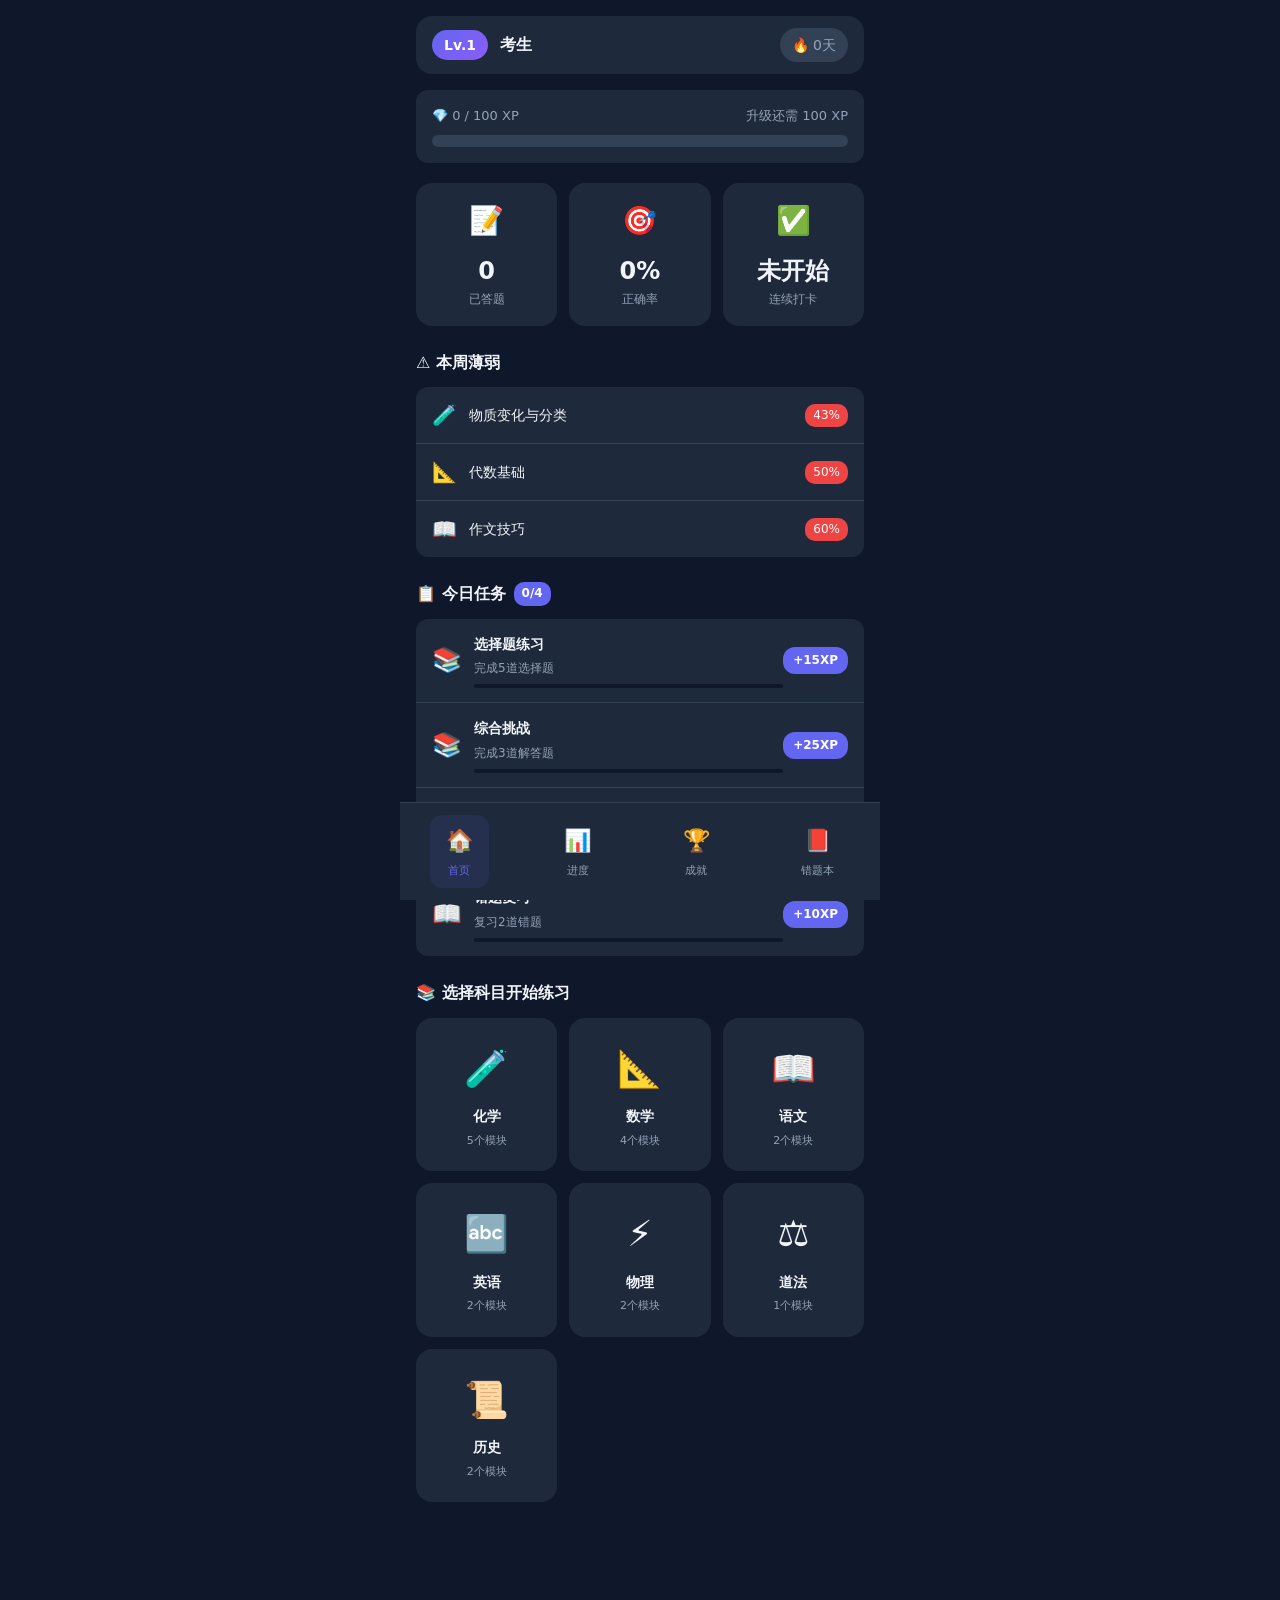
<file: docs/app/index.html>
<!DOCTYPE html>
<html lang="zh-CN">
<head>
  <meta charset="UTF-8">
  <meta name="viewport" content="width=device-width, initial-scale=1.0">
  <title>南京中考闯关 🏆</title>
  <style>
/* 南京中考闯关App - 样式 */

/* ===== 基础样式 ===== */
* {
  margin: 0;
  padding: 0;
  box-sizing: border-box;
}

:root {
  --bg-primary: #0f172a;
  --bg-secondary: #1e293b;
  --bg-card: #334155;
  --text-primary: #f1f5f9;
  --text-secondary: #94a3b8;
  --accent: #6366f1;
  --accent-glow: rgba(99, 102, 241, 0.3);
  --success: #10b981;
  --success-glow: rgba(16, 185, 129, 0.3);
  --danger: #ef4444;
  --warning: #f59e0b;
}

body {
  font-family: 'Segoe UI', system-ui, -apple-system, sans-serif;
  background: var(--bg-primary);
  color: var(--text-primary);
  min-height: 100vh;
  line-height: 1.6;
}

#app {
  max-width: 480px;
  margin: 0 auto;
  padding: 16px;
  padding-bottom: 80px;
}

/* ===== 首页样式 ===== */
.home-view {
  animation: fadeIn 0.3s ease;
}

@keyframes fadeIn {
  from { opacity: 0; transform: translateY(10px); }
  to { opacity: 1; transform: translateY(0); }
}

/* 状态栏 */
.status-bar {
  display: flex;
  justify-content: space-between;
  align-items: center;
  padding: 12px 16px;
  background: var(--bg-secondary);
  border-radius: 16px;
  margin-bottom: 16px;
}

.user-info {
  display: flex;
  align-items: center;
  gap: 12px;
}

.level-badge {
  background: linear-gradient(135deg, #6366f1, #8b5cf6);
  color: white;
  padding: 4px 12px;
  border-radius: 20px;
  font-weight: bold;
  font-size: 14px;
}

.user-name {
  font-weight: 600;
}

.streak-badge {
  background: var(--bg-card);
  padding: 6px 12px;
  border-radius: 20px;
  font-size: 14px;
  color: var(--text-secondary);
}

.streak-badge.active {
  background: linear-gradient(135deg, #f59e0b, #ef4444);
  color: white;
}

/* 经验条 */
.xp-bar {
  background: var(--bg-secondary);
  border-radius: 12px;
  padding: 16px;
  margin-bottom: 20px;
}

.xp-label {
  display: flex;
  justify-content: space-between;
  font-size: 13px;
  color: var(--text-secondary);
  margin-bottom: 8px;
}

.xp-track {
  height: 12px;
  background: var(--bg-card);
  border-radius: 6px;
  overflow: hidden;
}

.xp-fill {
  height: 100%;
  background: linear-gradient(90deg, #6366f1, #8b5cf6);
  border-radius: 6px;
  transition: width 0.5s ease;
  box-shadow: 0 0 10px var(--accent-glow);
}

/* 统计卡片 */
.stats-grid {
  display: grid;
  grid-template-columns: repeat(3, 1fr);
  gap: 12px;
  margin-bottom: 24px;
}

.stat-card {
  background: var(--bg-secondary);
  border-radius: 16px;
  padding: 16px;
  text-align: center;
  transition: transform 0.2s;
}

.stat-card:hover {
  transform: translateY(-2px);
}

.stat-icon {
  font-size: 28px;
  margin-bottom: 8px;
}

.stat-value {
  font-size: 24px;
  font-weight: bold;
  color: var(--text-primary);
}

.stat-label {
  font-size: 12px;
  color: var(--text-secondary);
}

/* 区域标题 */
.section {
  margin-bottom: 24px;
}

.section-title {
  font-size: 16px;
  font-weight: 600;
  margin-bottom: 12px;
  display: flex;
  align-items: center;
  gap: 8px;
}

.quest-count {
  background: var(--accent);
  color: white;
  padding: 2px 8px;
  border-radius: 10px;
  font-size: 12px;
}

/* 薄弱点列表 */
.weak-list {
  background: var(--bg-secondary);
  border-radius: 12px;
  overflow: hidden;
}

.weak-item {
  display: flex;
  align-items: center;
  padding: 12px 16px;
  border-bottom: 1px solid var(--bg-card);
  cursor: pointer;
  transition: background 0.2s;
}

.weak-item:last-child {
  border-bottom: none;
}

.weak-item:hover {
  background: var(--bg-card);
}

.weak-icon {
  font-size: 20px;
  margin-right: 12px;
}

.weak-name {
  flex: 1;
  font-size: 14px;
}

.weak-rate {
  background: var(--danger);
  color: white;
  padding: 2px 8px;
  border-radius: 10px;
  font-size: 12px;
}

/* 任务列表 */
.quest-list {
  background: var(--bg-secondary);
  border-radius: 12px;
  overflow: hidden;
}

.quest-item {
  display: flex;
  align-items: center;
  padding: 14px 16px;
  border-bottom: 1px solid var(--bg-card);
  cursor: pointer;
  transition: background 0.2s;
}

.quest-item:last-child {
  border-bottom: none;
}

.quest-item:hover {
  background: var(--bg-card);
}

.quest-item.completed {
  opacity: 0.6;
}

.quest-icon {
  font-size: 24px;
  margin-right: 12px;
}

.quest-info {
  flex: 1;
}

.quest-title {
  font-weight: 600;
  font-size: 14px;
}

.quest-desc {
  font-size: 12px;
  color: var(--text-secondary);
  margin: 4px 0;
}

.quest-progress-bar {
  height: 4px;
  background: var(--bg-primary);
  border-radius: 2px;
  overflow: hidden;
  margin-top: 6px;
}

.quest-progress-fill {
  height: 100%;
  background: var(--success);
  border-radius: 2px;
  transition: width 0.3s ease;
}

.quest-xp {
  background: var(--accent);
  color: white;
  padding: 4px 10px;
  border-radius: 12px;
  font-size: 12px;
  font-weight: 600;
}

/* 科目网格 */
.subject-grid {
  display: grid;
  grid-template-columns: repeat(3, 1fr);
  gap: 12px;
}

.subject-card {
  background: var(--bg-secondary);
  border-radius: 16px;
  padding: 20px 12px;
  text-align: center;
  cursor: pointer;
  transition: all 0.3s ease;
  border: 2px solid transparent;
}

.subject-card:hover {
  transform: translateY(-4px);
  border-color: var(--card-color);
  box-shadow: 0 8px 20px rgba(0,0,0,0.3);
}

.subject-icon {
  font-size: 36px;
  margin-bottom: 8px;
}

.subject-name {
  font-weight: 600;
  font-size: 14px;
  margin-bottom: 4px;
}

.subject-topics {
  font-size: 11px;
  color: var(--text-secondary);
}

/* 底部导航 */
.bottom-nav {
  position: fixed;
  bottom: 0;
  left: 0;
  right: 0;
  background: var(--bg-secondary);
  display: flex;
  justify-content: space-around;
  padding: 12px 0;
  border-top: 1px solid var(--bg-card);
  max-width: 480px;
  margin: 0 auto;
}

.nav-item {
  display: flex;
  flex-direction: column;
  align-items: center;
  gap: 4px;
  cursor: pointer;
  padding: 8px 16px;
  border-radius: 12px;
  transition: all 0.2s;
  color: var(--text-secondary);
}

.nav-item.active {
  color: var(--accent);
  background: rgba(99, 102, 241, 0.1);
}

.nav-icon {
  font-size: 22px;
}

.nav-label {
  font-size: 11px;
}

/* ===== 题目页面 ===== */
.quiz-view {
  animation: fadeIn 0.3s ease;
}

.quiz-header {
  background: var(--bg-secondary);
  border-radius: 12px;
  padding: 16px;
  margin-bottom: 20px;
}

.quiz-progress-info {
  display: flex;
  justify-content: space-between;
  font-size: 14px;
  margin-bottom: 8px;
}

.quiz-score {
  color: var(--success);
  font-weight: 600;
}

.quiz-progress-bar {
  height: 6px;
  background: var(--bg-card);
  border-radius: 3px;
  overflow: hidden;
}

.quiz-progress-fill {
  height: 100%;
  background: linear-gradient(90deg, var(--accent), #8b5cf6);
  border-radius: 3px;
  transition: width 0.3s ease;
}

/* 题目容器 */
.question-container {
  background: var(--bg-secondary);
  border-radius: 16px;
  padding: 20px;
  margin-bottom: 20px;
}

.question-type-badge {
  display: inline-block;
  background: var(--accent);
  color: white;
  padding: 4px 12px;
  border-radius: 20px;
  font-size: 12px;
  margin-bottom: 16px;
}

.question-text {
  font-size: 18px;
  font-weight: 500;
  line-height: 1.7;
  margin-bottom: 24px;
}

/* 选项列表 */
.options-list {
  display: flex;
  flex-direction: column;
  gap: 12px;
}

.option-item {
  display: flex;
  align-items: center;
  background: var(--bg-card);
  padding: 14px 16px;
  border-radius: 12px;
  cursor: pointer;
  transition: all 0.2s;
  border: 2px solid transparent;
}

.option-item:hover {
  border-color: var(--accent);
  transform: translateX(4px);
}

.option-item.correct-option {
  background: var(--success);
  border-color: var(--success);
}

.option-item.wrong-option {
  background: var(--danger);
  border-color: var(--danger);
}

.option-letter {
  width: 32px;
  height: 32px;
  background: var(--bg-secondary);
  border-radius: 50%;
  display: flex;
  align-items: center;
  justify-content: center;
  font-weight: bold;
  margin-right: 12px;
  flex-shrink: 0;
}

.option-text {
  font-size: 15px;
}

/* 填空题输入 */
.input-area {
  display: flex;
  gap: 12px;
}

.answer-input {
  flex: 1;
  background: var(--bg-card);
  border: 2px solid var(--bg-card);
  border-radius: 12px;
  padding: 14px 16px;
  font-size: 16px;
  color: var(--text-primary);
  outline: none;
  transition: border-color 0.2s;
}

.answer-input:focus {
  border-color: var(--accent);
}

.submit-btn {
  background: var(--accent);
  color: white;
  border: none;
  padding: 14px 24px;
  border-radius: 12px;
  font-size: 15px;
  font-weight: 600;
  cursor: pointer;
  transition: transform 0.2s;
}

.submit-btn:hover {
  transform: scale(1.05);
}

/* 结果区域 */
.result-area {
  margin-top: 16px;
}

.result-card {
  background: var(--bg-secondary);
  border-radius: 16px;
  padding: 24px;
  text-align: center;
  animation: slideUp 0.3s ease;
}

@keyframes slideUp {
  from { opacity: 0; transform: translateY(20px); }
  to { opacity: 1; transform: translateY(0); }
}

.result-card.correct {
  border: 2px solid var(--success);
}

.result-card.wrong {
  border: 2px solid var(--danger);
}

.result-icon {
  font-size: 48px;
  margin-bottom: 12px;
}

.result-text {
  font-size: 20px;
  font-weight: bold;
  margin-bottom: 16px;
}

.result-card.correct .result-text {
  color: var(--success);
}

.result-card.wrong .result-text {
  color: var(--danger);
}

.answer-compare {
  background: var(--bg-card);
  padding: 12px;
  border-radius: 8px;
  margin-bottom: 16px;
  text-align: left;
}

.your-answer {
  color: var(--danger);
  font-size: 14px;
  margin-bottom: 8px;
}

.correct-answer {
  color: var(--success);
  font-size: 14px;
}

.explanation {
  background: var(--bg-card);
  padding: 12px;
  border-radius: 8px;
  text-align: left;
  font-size: 14px;
  line-height: 1.6;
  margin-bottom: 20px;
  color: var(--text-secondary);
}

.explanation strong {
  color: var(--text-primary);
}

.next-btn {
  background: var(--accent);
  color: white;
  border: none;
  padding: 14px 32px;
  border-radius: 12px;
  font-size: 16px;
  font-weight: 600;
  cursor: pointer;
  transition: transform 0.2s;
}

.next-btn:hover {
  transform: scale(1.05);
}

/* ===== 结果页面 ===== */
.result-view {
  display: flex;
  flex-direction: column;
  align-items: center;
  justify-content: center;
  min-height: 70vh;
  animation: fadeIn 0.3s ease;
}

.result-summary {
  text-align: center;
  margin-bottom: 32px;
}

.result-grade {
  font-size: 80px;
  margin-bottom: 16px;
}

.result-summary h2 {
  font-size: 24px;
  margin-bottom: 24px;
}

.result-stats {
  display: flex;
  gap: 24px;
}

.result-stat {
  text-align: center;
}

.result-stat .stat-value {
  display: block;
  font-size: 28px;
  font-weight: bold;
  color: var(--accent);
}

.result-stat .stat-label {
  font-size: 12px;
  color: var(--text-secondary);
}

.result-actions {
  display: flex;
  gap: 16px;
}

.action-btn {
  padding: 14px 28px;
  border-radius: 12px;
  font-size: 15px;
  font-weight: 600;
  cursor: pointer;
  transition: transform 0.2s;
}

.action-btn:hover {
  transform: scale(1.05);
}

.action-btn.primary {
  background: var(--accent);
  color: white;
  border: none;
}

.action-btn.secondary {
  background: transparent;
  color: var(--accent);
  border: 2px solid var(--accent);
}

/* ===== 专题选择页面 ===== */
.topics-view {
  animation: fadeIn 0.3s ease;
}

.view-header {
  display: flex;
  align-items: center;
  gap: 16px;
  margin-bottom: 24px;
}

.back-btn {
  background: var(--bg-secondary);
  border: none;
  color: var(--text-primary);
  padding: 8px 16px;
  border-radius: 8px;
  cursor: pointer;
  transition: background 0.2s;
}

.back-btn:hover {
  background: var(--bg-card);
}

.view-header h2 {
  font-size: 20px;
}

.topic-list {
  background: var(--bg-secondary);
  border-radius: 16px;
  overflow: hidden;
}

.topic-item {
  display: flex;
  align-items: center;
  padding: 16px;
  border-bottom: 1px solid var(--bg-card);
  cursor: pointer;
  transition: background 0.2s;
}

.topic-item:last-child {
  border-bottom: none;
}

.topic-item:hover {
  background: var(--bg-card);
}

.topic-icon {
  width: 48px;
  height: 48px;
  border-radius: 12px;
  display: flex;
  align-items: center;
  justify-content: center;
  font-size: 24px;
  margin-right: 16px;
}

.topic-info {
  flex: 1;
}

.topic-name {
  font-weight: 600;
  font-size: 15px;
  margin-bottom: 4px;
}

.topic-count {
  font-size: 12px;
  color: var(--text-secondary);
}

.topic-arrow {
  color: var(--text-secondary);
  font-size: 18px;
}

/* ===== 进度页面 ===== */
.progress-view {
  animation: fadeIn 0.3s ease;
}

.progress-summary {
  display: grid;
  grid-template-columns: repeat(3, 1fr);
  gap: 12px;
  margin-bottom: 24px;
}

.progress-card {
  background: var(--bg-secondary);
  border-radius: 16px;
  padding: 16px;
  text-align: center;
  display: flex;
  flex-direction: column;
  align-items: center;
}

.progress-icon {
  font-size: 28px;
  margin-bottom: 8px;
}

.progress-value {
  font-size: 24px;
  font-weight: bold;
}

.progress-label {
  font-size: 11px;
  color: var(--text-secondary);
}

.level-section {
  background: var(--bg-secondary);
  border-radius: 16px;
  padding: 20px;
  margin-bottom: 24px;
}

.level-section h3 {
  font-size: 16px;
  margin-bottom: 16px;
}

.level-info {
  display: flex;
  justify-content: space-between;
  font-size: 14px;
  margin-bottom: 8px;
}

.level-bar {
  height: 12px;
  background: var(--bg-card);
  border-radius: 6px;
  overflow: hidden;
  margin-bottom: 8px;
}

.level-fill {
  height: 100%;
  background: linear-gradient(90deg, #6366f1, #8b5cf6);
  border-radius: 6px;
  transition: width 0.5s ease;
}

.level-next {
  font-size: 12px;
  color: var(--text-secondary);
  text-align: center;
}

.subject-progress {
  background: var(--bg-secondary);
  border-radius: 16px;
  padding: 20px;
  margin-bottom: 24px;
}

.subject-progress h3 {
  font-size: 16px;
  margin-bottom: 16px;
}

.subject-progress-item {
  display: flex;
  align-items: center;
  gap: 12px;
  margin-bottom: 12px;
}

.subject-progress-item:last-child {
  margin-bottom: 0;
}

.subject-progress-info {
  display: flex;
  align-items: center;
  gap: 8px;
  width: 80px;
}

.subject-progress-info .subject-icon {
  font-size: 18px;
}

.subject-progress-info .subject-name {
  font-size: 13px;
}

.subject-progress-bar {
  flex: 1;
  height: 8px;
  background: var(--bg-card);
  border-radius: 4px;
  overflow: hidden;
}

.subject-progress-fill {
  height: 100%;
  border-radius: 4px;
  transition: width 0.5s ease;
}

.subject-progress-value {
  font-size: 13px;
  font-weight: 600;
  width: 40px;
  text-align: right;
}

.back-home-btn {
  display: block;
  width: 100%;
  background: var(--accent);
  color: white;
  border: none;
  padding: 14px;
  border-radius: 12px;
  font-size: 15px;
  font-weight: 600;
  cursor: pointer;
  transition: transform 0.2s;
}

.back-home-btn:hover {
  transform: scale(1.02);
}

/* ===== 成就页面 ===== */
.achievements-view {
  animation: fadeIn 0.3s ease;
}

.achievements-grid {
  display: grid;
  grid-template-columns: repeat(2, 1fr);
  gap: 12px;
  margin-bottom: 24px;
}

.achievement-card {
  background: var(--bg-secondary);
  border-radius: 16px;
  padding: 20px;
  text-align: center;
  border: 2px solid transparent;
  transition: all 0.3s ease;
}

.achievement-card.unlocked {
  border-color: var(--warning);
  box-shadow: 0 0 20px rgba(245, 158, 11, 0.2);
}

.achievement-card.locked {
  opacity: 0.5;
}

.achievement-icon {
  font-size: 40px;
  margin-bottom: 12px;
}

.achievement-name {
  font-weight: 600;
  font-size: 14px;
  margin-bottom: 4px;
}

.achievement-desc {
  font-size: 11px;
  color: var(--text-secondary);
  margin-bottom: 8px;
}

.achievement-badge {
  background: var(--warning);
  color: white;
  padding: 2px 10px;
  border-radius: 10px;
  font-size: 11px;
  font-weight: 600;
}

.achievement-condition {
  font-size: 11px;
  color: var(--text-secondary);
}

/* ===== 错题本页面 ===== */
.wrongbook-view {
  animation: fadeIn 0.3s ease;
}

.empty-state {
  text-align: center;
  padding: 60px 20px;
}

.empty-icon {
  font-size: 60px;
  margin-bottom: 16px;
}

.empty-text {
  font-size: 16px;
  color: var(--text-secondary);
}

.wrong-list {
  background: var(--bg-secondary);
  border-radius: 16px;
  overflow: hidden;
  margin-bottom: 24px;
}

.wrong-item {
  padding: 16px;
  border-bottom: 1px solid var(--bg-card);
}

.wrong-item:last-child {
  border-bottom: none;
}

.wrong-question {
  font-size: 14px;
  margin-bottom: 12px;
  line-height: 1.5;
}

.wrong-answer {
  background: var(--bg-card);
  padding: 10px;
  border-radius: 8px;
  margin-bottom: 8px;
}

.wrong-label {
  color: var(--text-secondary);
  font-size: 12px;
}

.wrong-value {
  color: var(--success);
  font-size: 13px;
  font-weight: 600;
}

.wrong-times {
  font-size: 11px;
  color: var(--danger);
  margin-bottom: 8px;
}

.review-btn {
  background: var(--accent);
  color: white;
  border: none;
  padding: 8px 16px;
  border-radius: 8px;
  font-size: 12px;
  cursor: pointer;
  transition: transform 0.2s;
}

.review-btn:hover {
  transform: scale(1.05);
}

/* ===== 提示 ===== */
.toast {
  position: fixed;
  top: 50%;
  left: 50%;
  transform: translate(-50%, -50%);
  background: var(--bg-card);
  color: var(--text-primary);
  padding: 12px 24px;
  border-radius: 12px;
  font-size: 14px;
  z-index: 1000;
  animation: fadeIn 0.2s ease;
  box-shadow: 0 10px 30px rgba(0,0,0,0.5);
}

.achievement-toast {
  position: fixed;
  top: 20px;
  left: 50%;
  transform: translateX(-50%);
  background: linear-gradient(135deg, #f59e0b, #ef4444);
  color: white;
  padding: 16px 24px;
  border-radius: 16px;
  display: flex;
  align-items: center;
  gap: 12px;
  z-index: 1000;
  animation: slideDown 0.3s ease;
  box-shadow: 0 10px 30px rgba(0,0,0,0.5);
}

@keyframes slideDown {
  from { opacity: 0; transform: translate(-50%, -30px); }
  to { opacity: 1; transform: translate(-50%, 0); }
}

.achievement-toast-icon {
  font-size: 28px;
}

.achievement-toast-title {
  font-weight: 600;
  font-size: 14px;
}

.achievement-toast-desc {
  font-size: 12px;
  opacity: 0.9;
}

  </style>
</head>
<body>
  <div id="app">
    <div style="display:flex;align-items:center;justify-content:center;min-height:80vh;">
      <div style="text-align:center;">
        <div style="font-size:60px;margin-bottom:16px;">📚</div>
        <div style="color:#94a3b8;">加载中...</div>
      </div>
    </div>
  </div>
<script>
// 南京中考闯关题库 - 化学篇
// 从知识库内容提取

const QUESTION_BANK = {
  chemistry: {
    name: "化学",
    icon: "🧪",
    color: "#10b981",
    topics: {
      basics: {
        name: "物质变化与分类",
        questions: [
          {
            id: "ch_b_001",
            type: "choice",
            question: "下列变化属于化学变化的是？",
            options: ["水蒸发", "铁生锈", "玻璃破碎", "冰雪融化"],
            answer: 1,
            explanation: "铁生锈有新物质Fe₂O₃生成，属于化学变化"
          },
          {
            id: "ch_b_002",
            type: "choice",
            question: "下列物质属于混合物的是？",
            options: ["蒸馏水", "氧气", "空气", "二氧化碳"],
            answer: 2,
            explanation: "空气由多种气体混合而成，是混合物"
          },
          {
            id: "ch_b_003",
            type: "choice",
            question: "下列物质的颜色为蓝色的是？",
            options: ["CuO", "Fe₂O₃", "CuSO₄溶液", "KMnO₄"],
            answer: 2,
            explanation: "含Cu²⁺的溶液呈蓝色，如CuSO₄溶液"
          },
          {
            id: "ch_b_004",
            type: "choice",
            question: "下列金属活动性顺序正确的是？",
            options: ["Ag Zn Fe", "Fe Cu Zn", "Na Ca Mg", "Hg Ag Au"],
            answer: 2,
            explanation: "K Ca Na Mg Al Zn Fe Sn Pb (H) Cu Hg Ag Pt Au"
          },
          {
            id: "ch_b_005",
            type: "input",
            question: "填写化学方程式：2H₂O₂ —(MnO₂)→ ?",
            answer: "2H₂O + O₂↑",
            explanation: "过氧化氢在二氧化锰催化下分解为水和氧气"
          }
        ]
      },
      equations: {
        name: "化学方程式",
        questions: [
          {
            id: "ch_e_001",
            type: "choice",
            question: "实验室制取氧气的反应中，哪个需要加热？",
            options: ["2H₂O₂ → 2H₂O + O₂↑", "2KMnO₄ → K₂MnO₄ + MnO₂ + O₂↑", "2KClO₃ → 2KCl + 3O₂↑", "Zn + H₂SO₄ → ZnSO₄ + H₂↑"],
            answer: 1,
            explanation: "高锰酸钾制氧需要加热，催化剂和金属与酸反应不需要加热"
          },
          {
            id: "ch_e_002",
            type: "input",
            question: "实验室制取CO₂的化学方程式：CaCO₃ + ? → CaCl₂ + H₂O + CO₂↑",
            answer: "2HCl",
            explanation: "石灰石与稀盐酸反应生成氯化钙、水和二氧化碳"
          },
          {
            id: "ch_e_003",
            type: "choice",
            question: "铁与硫酸铜溶液反应的现象是？",
            options: [
              "铁表面产生气泡，溶液变浅绿色",
              "铁表面覆盖红色固体，溶液由蓝色变浅绿色",
              "铁溶解，溶液变蓝色",
              "无明显现象"
            ],
            answer: 1,
            explanation: "Fe + CuSO₄ → FeSO₄ + Cu，铁表面镀铜，溶液变色"
          },
          {
            id: "ch_e_004",
            type: "input",
            question: "氢氧化钠变质的化学方程式：2NaOH + CO₂ → ?",
            answer: "Na₂CO₃ + H₂O",
            explanation: "NaOH与空气中CO₂反应生成Na₂CO₃和H₂O"
          },
          {
            id: "ch_e_005",
            type: "choice",
            question: "下列方程式书写正确的是？",
            options: [
              "Mg + O₂ → MgO₂",
              "S + O₂ → SO₂↑",
              "2Fe + O₂ → 2FeO",
              "C + O₂ → CO₂"
            ],
            answer: 3,
            explanation: "C + O₂ → CO₂（点燃），其他要么化学式错，要么条件/符号漏写"
          }
        ]
      },
      experiments: {
        name: "实验技能",
        questions: [
          {
            id: "ch_ex_001",
            type: "choice",
            question: "收集CO₂的方法是？",
            options: ["排水法", "向上排空气法", "向下排空气法", "都可以"],
            answer: 1,
            explanation: "CO₂密度大于空气且能溶于水，只能用向上排空气法"
          },
          {
            id: "ch_ex_002",
            type: "choice",
            question: "检验氧气的方法是？",
            options: [
              "通入澄清石灰水",
              "用带火星的木条靠近",
              "用湿润的红色石蕊试纸",
              "加入AgNO₃溶液"
            ],
            answer: 1,
            explanation: "氧气能使带火星的木条复燃"
          },
          {
            id: "ch_ex_003",
            type: "choice",
            question: "实验室用双氧水制O₂，不需要用到的是？",
            options: ["试管", "分液漏斗", "酒精灯", "集气瓶"],
            answer: 2,
            explanation: "双氧水在MnO₂催化下分解，不需要加热"
          },
          {
            id: "ch_ex_004",
            type: "choice",
            question: "下列实验操作正确的是？",
            options: [
              "用嘴吹灭酒精灯",
              "把鼻孔凑近容器闻药品气味",
              "先撤导管后移酒精灯",
              "把水直接倒入浓硫酸中"
            ],
            answer: 2,
            explanation: "应先撤导管后移灯（防倒吸），其他都是危险操作"
          },
          {
            id: "ch_ex_005",
            type: "choice",
            question: "粗盐提纯的步骤顺序正确的是？",
            options: [
              "溶解→过滤→蒸发→加试剂",
              "溶解→加BaCl₂→过滤→加Na₂CO₃→加HCl→蒸发",
              "溶解→蒸发→过滤→加试剂",
              "溶解→加HCl→过滤→蒸发"
            ],
            answer: 1,
            explanation: "正确顺序：溶解→加BaCl₂（除SO₄²⁻）→过滤→加Na₂CO₃（除Ca²⁺/Mg²⁺）→加HCl（除过量碱）→蒸发"
          }
        ]
      },
      inference: {
        name: "推断题",
        questions: [
          {
            id: "ch_i_001",
            type: "choice",
            question: "某淡黄色粉末在空气中燃烧发出淡蓝色火焰，该粉末是？",
            options: ["Mg", "S", "P", "Fe"],
            answer: 1,
            explanation: "硫粉是淡黄色，在空气中燃烧发出淡蓝色火焰"
          },
          {
            id: "ch_i_002",
            type: "choice",
            question: "某蓝色溶液，加入NaOH溶液后产生蓝色沉淀，该溶液中含有？",
            options: ["Fe²⁺", "Fe³⁺", "Cu²⁺", "Mg²⁺"],
            answer: 2,
            explanation: "Cu²⁺与OH⁻生成蓝色Cu(OH)₂沉淀"
          },
          {
            id: "ch_i_003",
            type: "choice",
            question: "某无色气体能使澄清石灰水变浑浊，该气体是？",
            options: ["O₂", "N₂", "CO₂", "H₂"],
            answer: 2,
            explanation: "CO₂ + Ca(OH)₂ → CaCO₃↓ + H₂O，现象是浑浊"
          },
          {
            id: "ch_i_004",
            type: "choice",
            question: "CaCO₃高温分解的产物是？",
            options: ["CaO + CO", "CaO + CO₂", "Ca + CO₂", "Ca(OH)₂ + CO₂"],
            answer: 1,
            explanation: "CaCO₃高温→CaO + CO₂↑"
          },
          {
            id: "ch_i_005",
            type: "input",
            question: "三角关系CaO ⇌ CaCO₃ ⇌ Ca(OH)₂中，Ca(OH)₂ + CO₂ → ?",
            answer: "CaCO₃↓ + H₂O",
            explanation: "石灰水与CO₂反应生成碳酸钙沉淀和水"
          }
        ]
      },
      calculation: {
        name: "化学计算",
        questions: [
          {
            id: "ch_c_001",
            type: "choice",
            question: "H₂SO₄的相对分子质量是？",
            options: ["98", "96", "100", "102"],
            answer: 0,
            explanation: "Mr = 1×2 + 32 + 16×4 = 2+32+64 = 98"
          },
          {
            id: "ch_c_002",
            type: "choice",
            question: "NH₄NO₃中N元素的质量分数为？",
            options: ["17.5%", "28%", "35%", "40%"],
            answer: 2,
            explanation: "N% = (14×2)/(14+4+14+48) = 28/80 = 35%"
          },
          {
            id: "ch_c_003",
            type: "choice",
            question: "配制100g 10%的NaCl溶液，需要NaCl多少克？",
            options: ["5g", "10g", "15g", "20g"],
            answer: 1,
            explanation: "溶质质量 = 溶液质量 × 质量分数 = 100g × 10% = 10g"
          },
          {
            id: "ch_c_004",
            type: "choice",
            question: "用36g碳完全燃烧，可生成CO₂多少克？",
            options: ["44g", "88g", "132g", "66g"],
            answer: 2,
            explanation: "C + O₂ → CO₂，12:44 = 36:x，x = 132g"
          },
          {
            id: "ch_c_005",
            type: "input",
            question: "已知 Fe₂O₃中 Fe 质量分数为 70%，求 Fe₂O₃的相对分子质量（提示：56×2/ Mr = 0.7）",
            answer: "160",
            explanation: "56×2/Mr = 0.7 → Mr = 160，验证：Fe₂O₃ = 112+48=160"
          }
        ]
      }
    }
  },

  math: {
    name: "数学",
    icon: "📐",
    color: "#3b82f6",
    topics: {
      algebra: {
        name: "代数基础",
        questions: [
          {
            id: "ma_a_001",
            type: "choice",
            question: "化简：(a+b)² - (a-b)² = ?",
            options: ["2a²", "2b²", "4ab", "0"],
            answer: 2,
            explanation: "(a+b)²-(a-b)² = (a²+2ab+b²)-(a²-2ab+b²) = 4ab"
          },
          {
            id: "ma_a_002",
            type: "choice",
            question: "若方程x² - 5x + k = 0有两个相等的实根，则k = ?",
            options: ["25/4", "25/2", "4/25", "-25/4"],
            answer: 0,
            explanation: "Δ = 25 - 4k = 0 → k = 25/4"
          },
          {
            id: "ma_a_003",
            type: "input",
            question: "若一次函数y = kx + b经过(1,3)和(2,5)，则k = ?",
            answer: "2",
            explanation: "k = (5-3)/(2-1) = 2"
          },
          {
            id: "ma_a_004",
            type: "choice",
            question: "计算：√18 - √8 = ?",
            options: ["√10", "√2", "2√2", "0"],
            answer: 1,
            explanation: "√18 - √8 = 3√2 - 2√2 = √2"
          },
          {
            id: "ma_a_005",
            type: "choice",
            question: "不等式2x-1 > 3的解集是？",
            options: ["x > 1", "x > 2", "x < 1", "x < 2"],
            answer: 1,
            explanation: "2x > 4 → x > 2"
          }
        ]
      },
      geometry: {
        name: "几何",
        questions: [
          {
            id: "ma_g_001",
            type: "choice",
            question: "在直角三角形中，两直角边分别为3和4，则斜边为？",
            options: ["5", "7", "12", "25"],
            answer: 0,
            explanation: "勾股定理：3²+4²=9+16=25，c=5"
          },
          {
            id: "ma_g_002",
            type: "choice",
            question: "圆心角为60°的弧长为2π，则圆的半径为？",
            options: ["2", "3", "6", "12"],
            answer: 2,
            explanation: "L = nπr/180 → 2π = 60πr/180 → r = 6"
          },
          {
            id: "ma_g_003",
            type: "choice",
            question: "两个相似三角形的相似比为1:3，面积比为？",
            options: ["1:3", "1:6", "1:9", "3:1"],
            answer: 2,
            explanation: "相似比是1:3，面积比是相似比的平方，即1:9"
          },
          {
            id: "ma_g_004",
            type: "choice",
            question: "在三角形中，∠A=50°，∠B=60°，则∠C = ?",
            options: ["60°", "70°", "80°", "90°"],
            answer: 1,
            explanation: "三角形内角和180°，∠C = 180-50-60 = 70°"
          },
          {
            id: "ma_g_005",
            type: "input",
            question: "平行四边形相邻两边分别为5和7，夹角为60°，其面积为？",
            answer: "35√3/2",
            explanation: "S = a×b×sinθ = 5×7×sin60° = 35×√3/2"
          }
        ]
      },
      functions: {
        name: "函数",
        questions: [
          {
            id: "ma_f_001",
            type: "choice",
            question: "二次函数y = x² - 4x + 3的顶点坐标是？",
            options: ["(2, -1)", "(2, 1)", "(-2, -1)", "(-2, 1)"],
            answer: 0,
            explanation: "顶点x = -b/2a = 4/2 = 2，y = 4-8+3 = -1"
          },
          {
            id: "ma_f_002",
            type: "choice",
            question: "反比例函数y = k/x的图像经过点(2, 3)，则k = ?",
            options: ["5", "6", "1.5", "0.67"],
            answer: 1,
            explanation: "代入得3 = k/2 → k = 6"
          },
          {
            id: "ma_f_003",
            type: "choice",
            question: "二次函数y = -x² + 2x + 3的开口方向是？",
            options: ["向上", "向下", "不确定", "平行于x轴"],
            answer: 1,
            explanation: "二次项系数a = -1 < 0，所以开口向下"
          },
          {
            id: "ma_f_004",
            type: "choice",
            question: "一次函数y = -2x + 5，x=1时的函数值是？",
            options: ["3", "7", "-7", "5"],
            answer: 0,
            explanation: "y = -2×1 + 5 = 3"
          },
          {
            id: "ma_f_005",
            type: "input",
            question: "抛物线y = (x-3)² + 2的顶点坐标是？",
            answer: "(3, 2)",
            explanation: "顶点式y = a(x-h)² + k，顶点为(h, k) = (3, 2)"
          }
        ]
      },
      exam_questions: {
        name: "压轴题",
        questions: [
          {
            id: "ma_eq_001",
            type: "choice",
            question: "已知关于x的方程x² - 2mx + m² - 1 = 0有两个实根，则m的取值范围是？",
            options: ["m > 1", "m ≥ 1", "m为任意实数", "m ≥ -1"],
            answer: 2,
            explanation: "Δ = 4m² - 4(m²-1) = 4 > 0，恒成立，m为任意实数"
          },
          {
            id: "ma_eq_002",
            type: "choice",
            question: "动点P在边长为2的正方形ABCD的边上运动，PA = x，PA + PC的最小值为？",
            options: ["2√2", "4", "2√5", "2"],
            answer: 0,
            explanation: "当P在对角线交点时，PA+PC最小 = 对角线长 = 2√2"
          }
        ]
      }
    }
  },

  chinese: {
    name: "语文",
    icon: "📖",
    color: "#ef4444",
    topics: {
      ancient_poetry: {
        name: "古诗文",
        questions: [
          {
            id: "cn_s_001",
            type: "choice",
            question: "《岳阳楼记》中'先天下之忧而忧，后天下之乐而乐'表达了什么情感？",
            options: ["思乡之情", "爱国忧民", "离愁别绪", "山水之乐"],
            answer: 1,
            explanation: "这句话表达了范仲淹以天下为己任的爱国忧民情怀"
          },
          {
            id: "cn_s_002",
            type: "choice",
            question: "下列诗句中使用了借代修辞的是？",
            options: [
              "烽火连三月，家书抵万金",
              "明月松间照，清泉石上流",
              "春蚕到死丝方尽，蜡炬成灰泪始干",
              "大漠孤烟直，长河落日圆"
            ],
            answer: 0,
            explanation: "'烽火'借代战争，'家书'借代书信，是借代手法"
          },
          {
            id: "cn_s_003",
            type: "input",
            question: "《出师表》中'受任于败军之际，奉命于危难之间'说的是谁？",
            answer: "诸葛亮",
            explanation: "诸葛亮在刘备兵败后接受托孤重任"
          },
          {
            id: "cn_s_004",
            type: "choice",
            question: "下列作家与作品对应错误的是？",
            options: [
              "杜甫《茅屋为秋风所破歌》",
              "苏轼《水调歌头》",
              "李白《爱莲说》",
              "王勃《送杜少府之任蜀州》"
            ],
            answer: 2,
            explanation: "《爱莲说》的作者是周敦颐，不是李白"
          },
          {
            id: "cn_s_005",
            type: "input",
            question: "补全诗句：但愿人长久，千里共___",
            answer: "婵娟",
            explanation: "出自苏轼《水调歌头·明月几时有》"
          }
        ]
      },
      writing: {
        name: "作文技巧",
        questions: [
          {
            id: "cn_w_001",
            type: "choice",
            question: "中考作文评分标准中，最重要的两项是？",
            options: [
              "字数和书写",
              "立意和语言",
              "开头和结尾",
              "修辞和引用"
            ],
            answer: 1,
            explanation: "立意深刻是作文的灵魂，语言优美是得高分的关键"
          },
          {
            id: "cn_w_002",
            type: "choice",
            question: "写记叙文时，'细节描写'的作用是？",
            options: [
              "凑字数",
              "使文章更生动具体",
              "显得文笔好",
              "没有实际作用"
            ],
            answer: 1,
            explanation: "细节描写能让文章更生动，使读者有画面感"
          }
        ]
      }
    }
  },

  english: {
    name: "英语",
    icon: "🔤",
    color: "#8b5cf6",
    topics: {
      grammar: {
        name: "语法",
        questions: [
          {
            id: "en_g_001",
            type: "choice",
            question: "The boy ___ the window just now. (break)",
            options: ["breaks", "broke", "has broken", "will break"],
            answer: 1,
            explanation: "just now表示过去，用一般过去时broke"
          },
          {
            id: "en_g_002",
            type: "choice",
            question: "Which sentence is correct?",
            options: [
              "He asked me that where I lived",
              "He asked me where did I live",
              "He asked me where I lived",
              "He asked me where I live"
            ],
            answer: 2,
            explanation: "宾语从句用陈述语序，主句过去时从句相应过去时"
          },
          {
            id: "en_g_003",
            type: "choice",
            question: "___ the windows before you leave. (not forget)",
            options: [
              "Don't forget to clean",
              "Don't forget cleaning",
              "Not forget to clean",
              "Don't forget clean"
            ],
            answer: 0,
            explanation: "forget to do表示忘记要做的事，否定用don't forget to do"
          },
          {
            id: "en_g_004",
            type: "input",
            question: "If I ___ (be) a bird, I would fly to the sky.",
            answer: "were",
            explanation: "虚拟语气中，if I/we were表示与现在事实相反的假设"
          },
          {
            id: "en_g_005",
            type: "choice",
            question: "The book ___ by millions of people. (translate)",
            options: [
              "is translated",
              "has translated",
              "translates",
              "translated"
            ],
            answer: 0,
            explanation: "book与translate是被动关系，用被动语态be + done"
          }
        ]
      },
      vocabulary: {
        name: "词汇",
        questions: [
          {
            id: "en_v_001",
            type: "choice",
            question: "The of the book is very interesting.",
            options: ["content", "contents", "context", "contest"],
            answer: 1,
            explanation: "contents表示目录 contents，content表示内容本身"
          },
          {
            id: "en_v_002",
            type: "choice",
            question: "He is very ___ about the result of the exam.",
            options: ["anxious", "eager", "worried", "nervous"],
            answer: 0,
            explanation: "be anxious about表示对...感到焦虑/担忧"
          }
        ]
      }
    }
  },

  physics: {
    name: "物理",
    icon: "⚡",
    color: "#f59e0b",
    topics: {
      mechanics: {
        name: "力学",
        questions: [
          {
            id: "ph_m_001",
            type: "choice",
            question: "一个物体的质量为2kg，受到重力为多少N？（g=10N/kg）",
            options: ["2N", "5N", "20N", "0.2N"],
            answer: 2,
            explanation: "G = mg = 2kg × 10N/kg = 20N"
          },
          {
            id: "ph_m_002",
            type: "choice",
            question: "物体在平衡力作用下将？",
            options: [
              "做加速运动",
              "保持静止或匀速直线运动",
              "做曲线运动",
              "停止运动"
            ],
            answer: 1,
            explanation: "牛顿第一定律：物体在平衡力下保持静止或匀速直线运动"
          },
          {
            id: "ph_m_003",
            type: "choice",
            question: "压强公式P=F/S中，F和S分别代表？",
            options: [
              "压力，受力面积",
              "重力，受力面积",
              "压力，接触面积",
              "重力，接触面积"
            ],
            answer: 0,
            explanation: "压强F是压力（不是重力），S是受力面积"
          },
          {
            id: "ph_m_004",
            type: "choice",
            question: "物体的动能与什么因素有关？",
            options: [
              "只有质量",
              "只有速度",
              "质量和速度",
              "质量和高度"
            ],
            answer: 2,
            explanation: "动能Ek = ½mv²，与质量和速度都有关"
          },
          {
            id: "ph_m_005",
            type: "input",
            question: "物体以2m/s的速度匀速行驶10s，通过的路程是___m",
            answer: "20",
            explanation: "s = vt = 2m/s × 10s = 20m"
          }
        ]
      },
      electricity: {
        name: "电学",
        questions: [
          {
            id: "ph_e_001",
            type: "choice",
            question: "欧姆定律的公式是？",
            options: ["R = U/I", "U = IR", "I = U/R", "以上都是"],
            answer: 3,
            explanation: "欧姆定律三个变形公式都正确，可相互推导"
          },
          {
            id: "ph_e_002",
            type: "choice",
            question: "两个电阻R₁=4Ω，R₂=6Ω并联，总电阻为？",
            options: ["10Ω", "2.4Ω", "24Ω", "5Ω"],
            answer: 1,
            explanation: "并联1/R = 1/4 + 1/6 = 5/12，R = 12/5 = 2.4Ω"
          },
          {
            id: "ph_e_003",
            type: "choice",
            question: "电功率公式P=UI可以推导为？",
            options: ["P = I²R", "P = U²/R", "两者都可以", "两者都不对"],
            answer: 2,
            explanation: "P=UI代入U=IR得P=I²R，代入I=U/R得P=U²/R"
          },
          {
            id: "ph_e_004",
            type: "choice",
            question: "家庭电路中，哪个说法正确？",
            options: [
              "可以用铜丝代替保险丝",
              "保险丝应与零线相连",
              "人站在绝缘体上触摸火线不会触电",
              "三脚插头的接地脚应连接用电器外壳"
            ],
            answer: 3,
            explanation: "三脚插头的接地脚连接外壳，防止外壳带电触电"
          },
          {
            id: "ph_e_005",
            type: "input",
            question: "一段导体两端电压为6V，通过电流为0.5A，导体的电阻为___Ω",
            answer: "12",
            explanation: "R = U/I = 6V / 0.5A = 12Ω"
          }
        ]
      }
    }
  },

  politics: {
    name: "道法",
    icon: "⚖️",
    color: "#6366f1",
    topics: {
      basics: {
        name: "道德与法治基础",
        questions: [
          {
            id: "po_b_001",
            type: "choice",
            question: "公民的基本义务包括？",
            options: [
              "只包括依法纳税",
              "只包括服兵役",
              "包括维护国家利益、依法纳税、服兵役等",
              "只有遵守宪法和法律"
            ],
            answer: 2,
            explanation: "公民基本义务包括维护国家利益、依法纳税、服兵役、遵守宪法法律等"
          },
          {
            id: "po_b_002",
            type: "choice",
            question: "公民行使监督权的合法途径是？",
            options: [
              "聚众闹事",
              "在网上随意发帖",
              "通过人大代表、政协委员、政务热线等",
              "拦截政府车辆"
            ],
            answer: 2,
            explanation: "公民应通过正当渠道行使监督权，如人大代表、热线电话等"
          },
          {
            id: "po_b_003",
            type: "choice",
            question: "'法治'的核心是？",
            options: [
              "依法治国",
              "宪法至上",
              "良法之治",
              "法律面前人人平等"
            ],
            answer: 1,
            explanation: "宪法是法治的核心，一切法律都不能与宪法相违背"
          },
          {
            id: "po_b_004",
            type: "choice",
            question: "社会主义核心价值观在个人层面的内容是？",
            options: [
              "富强、民主、文明、和谐",
              "自由、平等、公正、法治",
              "爱国、敬业、诚信、友善",
              "公正、诚信、友善、和谐"
            ],
            answer: 2,
            explanation: "社会主义核心价值观：国家→富强民主文明和谐，社会→自由平等公正法治，个人→爱国敬业诚信友善"
          },
          {
            id: "po_b_005",
            type: "input",
            question: "全面依法治国的总目标是建设___法治体系，建设社会主义法治国家",
            answer: "中国特色社会主义",
            explanation: "全面依法治国的总目标：建设中国特色社会主义法治体系"
          }
        ]
      }
    }
  },

  history: {
    name: "历史",
    icon: "📜",
    color: "#84cc16",
    topics: {
      timeline: {
        name: "时间轴",
        questions: [
          {
            id: "hi_t_001",
            type: "choice",
            question: "鸦片战争爆发于哪一年？",
            options: ["1839年", "1840年", "1842年", "1856年"],
            answer: 1,
            explanation: "1840年，英国以林则徐虎门销烟为借口发动侵略战争"
          },
          {
            id: "hi_t_002",
            type: "choice",
            question: "辛亥革命发生在？",
            options: ["1911年", "1919年", "1921年", "1915年"],
            answer: 0,
            explanation: "1911年10月10日武昌起义标志着辛亥革命开始"
          },
          {
            id: "hi_t_003",
            type: "choice",
            question: "抗日战争的起点事件是？",
            options: [
              "七七事变",
              "九一八事变",
              "西安事变",
              "八一三事变"
            ],
            answer: 1,
            explanation: "1931年九一八事变是抗日战争的起点"
          },
          {
            id: "hi_t_004",
            type: "choice",
            question: "新中国的成立时间是？",
            options: ["1945年10月1日", "1949年10月1日", "1949年7月1日", "1946年10月1日"],
            answer: 1,
            explanation: "1949年10月1日，毛泽东在天安门城楼宣布新中国成立"
          },
          {
            id: "hi_t_005",
            type: "input",
            question: "戊戌变法发生在___年",
            answer: "1898",
            explanation: "1898年，光绪帝颁布一系列变法诏令，史称戊戌变法或百日维新"
          }
        ]
      },
      important_events: {
        name: "重要事件",
        questions: [
          {
            id: "hi_e_001",
            type: "choice",
            question: "五四运动的直接导火索是？",
            options: [
              "巴黎和会上中国外交失败",
              "袁世凯签订二十一条",
              "新文化运动的开展",
              "俄国十月革命的影响"
            ],
            answer: 0,
            explanation: "1919年巴黎和会拒绝中国正当要求，成为五四运动导火索"
          },
          {
            id: "hi_e_002",
            type: "choice",
            question: "改革开放是哪一年开始的？",
            options: ["1976年", "1978年", "1980年", "1982年"],
            answer: 1,
            explanation: "1978年党的十一届三中全会开启改革开放新时期"
          }
        ]
      }
    }
  }
};

// 导出题库
if (typeof module !== 'undefined' && module.exports) {
  module.exports = QUESTION_BANK;
}

// 游戏状态管理
const GameState = {
  // 玩家数据
  player: {
    name: '考生',
    level: 1,
    xp: 0,
    xpToNextLevel: 100,
    streak: 0,
    totalAnswered: 0,
    correctAnswers: 0,
    lastPlayDate: null
  },

  // 每日任务
  dailyQuests: [],

  // 闯关进度
  progress: {},

  // 错题本
  wrongAnswers: [],

  // 成就
  achievements: {},

  // 初始化
  init() {
    this.load();
    this.checkDailyReset();
    this.generateDailyQuests();
  },

  // 加载存档
  load() {
    const saved = localStorage.getItem('njzk_player');
    if (saved) {
      const data = JSON.parse(saved);
      this.player = { ...this.player, ...data.player };
      this.progress = data.progress || {};
      this.wrongAnswers = data.wrongAnswers || [];
      this.achievements = data.achievements || {};
    }
  },

  // 保存存档
  save() {
    const data = {
      player: this.player,
      progress: this.progress,
      wrongAnswers: this.wrongAnswers,
      achievements: this.achievements
    };
    localStorage.setItem('njzk_player', JSON.stringify(data));
  },

  // 检查是否需要重置每日任务
  checkDailyReset() {
    const today = new Date().toDateString();
    if (this.player.lastPlayDate !== today) {
      if (this.player.lastPlayDate) {
        const lastDate = new Date(this.player.lastPlayDate);
        const todayDate = new Date(today);
        const diffDays = Math.floor((todayDate - lastDate) / (1000 * 60 * 60 * 24));
        
        if (diffDays === 1) {
          this.player.streak += 1;
        } else if (diffDays > 1) {
          this.player.streak = 0;
        }
      }
      this.player.lastPlayDate = today;
      this.generateDailyQuests();
      this.save();
    }
  },

  // 生成每日任务
  generateDailyQuests() {
    const subjects = ['chemistry', 'math', 'chinese', 'english', 'physics', 'politics', 'history'];
    const questTypes = ['daily', 'challenge', 'review'];
    
    this.dailyQuests = [
      {
        id: 'q1',
        type: 'daily',
        subject: subjects[Math.floor(Math.random() * subjects.length)],
        title: '选择题练习',
        description: '完成5道选择题',
        target: 5,
        progress: 0,
        xp: 15,
        completed: false
      },
      {
        id: 'q2',
        type: 'daily',
        subject: subjects[Math.floor(Math.random() * subjects.length)],
        title: '综合挑战',
        description: '完成3道解答题',
        target: 3,
        progress: 0,
        xp: 25,
        completed: false
      },
      {
        id: 'q3',
        type: 'challenge',
        subject: 'random',
        title: '随机挑战',
        description: '随机抽取3道题',
        target: 3,
        progress: 0,
        xp: 20,
        completed: false
      },
      {
        id: 'q4',
        type: 'review',
        subject: 'wrong',
        title: '错题复习',
        description: '复习2道错题',
        target: 2,
        progress: 0,
        xp: 10,
        completed: false
      }
    ];

    // 恢复已完成的进度
    this.dailyQuests.forEach(quest => {
      const key = `daily_${quest.id}_${new Date().toDateString()}`;
      const saved = localStorage.getItem(key);
      if (saved) {
        const data = JSON.parse(saved);
        quest.progress = data.progress;
        quest.completed = data.completed;
      }
    });
  },

  // 更新任务进度
  updateQuestProgress(questId, delta) {
    const quest = this.dailyQuests.find(q => q.id === questId);
    if (quest && !quest.completed) {
      quest.progress = Math.min(quest.progress + delta, quest.target);
      if (quest.progress >= quest.target) {
        quest.completed = true;
        this.addXP(quest.xp);
      }
      
      const key = `daily_${quest.id}_${new Date().toDateString()}`;
      localStorage.setItem(key, JSON.stringify({
        progress: quest.progress,
        completed: quest.completed
      }));
      
      this.checkAchievements();
      this.save();
      return quest;
    }
    return null;
  },

  // 添加经验值
  addXP(amount) {
    this.player.xp += amount;
    while (this.player.xp >= this.player.xpToNextLevel) {
      this.player.xp -= this.player.xpToNextLevel;
      this.player.level += 1;
      this.player.xpToNextLevel = Math.floor(this.player.xpToNextLevel * 1.5);
    }
    this.checkAchievements();
    this.save();
  },

  // 记录答题结果
  recordAnswer(questionId, correct) {
    this.player.totalAnswered += 1;
    if (correct) {
      this.player.correctAnswers += 1;
    } else {
      // 添加到错题本
      if (!this.wrongAnswers.find(w => w.id === questionId)) {
        this.wrongAnswers.push({
          id: questionId,
          wrongCount: 1,
          lastWrong: new Date().toISOString()
        });
      } else {
        const record = this.wrongAnswers.find(w => w.id === questionId);
        record.wrongCount += 1;
        record.lastWrong = new Date().toISOString();
      }
    }
    this.save();
  },

  // 获取正确率
  getAccuracy() {
    if (this.player.totalAnswered === 0) return 0;
    return Math.round((this.player.correctAnswers / this.player.totalAnswered) * 100);
  },

  // 检查成就
  checkAchievements() {
    const ach = this.achievements;
    
    // 首次登录
    if (!ach.firstLogin) {
      ach.firstLogin = true;
      this.showAchievement('firstLogin', '首次登录', '🎉 打开应用，开启学习之旅！');
    }

    // 连续打卡
    if (this.player.streak >= 7 && !ach.streak7) {
      ach.streak7 = true;
      this.showAchievement('streak7', '坚持一周', '🔥 连续7天打卡！');
    }
    if (this.player.streak >= 30 && !ach.streak30) {
      ach.streak30 = true;
      this.showAchievement('streak30', '坚持一个月', '💎 连续30天打卡！');
    }

    // 答题数量
    if (this.player.totalAnswered >= 100 && !ach.answer100) {
      ach.answer100 = true;
      this.showAchievement('answer100', '初露锋芒', '📝 完成100道题目！');
    }
    if (this.player.totalAnswered >= 500 && !ach.answer500) {
      ach.answer500 = true;
      this.showAchievement('answer500', '题海无涯', '📚 完成500道题目！');
    }

    // 正确率
    if (this.player.totalAnswered >= 50 && this.getAccuracy() >= 80 && !ach.accuracy80) {
      ach.accuracy80 = true;
      this.showAchievement('accuracy80', '学有小成', '🎯 正确率达到80%！');
    }

    // 等级
    if (this.player.level >= 5 && !ach.level5) {
      ach.level5 = true;
      this.showAchievement('level5', '初学者', '⭐ 达到5级！');
    }
    if (this.player.level >= 10 && !ach.level10) {
      ach.level10 = true;
      this.showAchievement('level10', '进阶者', '🌟 达到10级！');
    }
  },

  // 显示成就弹窗
  showAchievement(id, name, desc) {
    const event = new CustomEvent('achievement', { detail: { id, name, desc } });
    window.dispatchEvent(event);
  },

  // 获取本周统计数据
  getWeeklyStats() {
    return {
      level: this.player.level,
      xp: this.player.xp,
      xpToNext: this.player.xpToNextLevel,
      streak: this.player.streak,
      totalAnswered: this.player.totalAnswered,
      accuracy: this.getAccuracy()
    };
  }
};

// 导出
if (typeof module !== 'undefined' && module.exports) {
  module.exports = GameState;
}

// 南京中考闯关App - 主逻辑
let currentView = 'home';
let currentSubject = null;
let currentTopic = null;
let currentQuestions = [];
let currentQuestionIndex = 0;
let score = 0;
let sessionCorrect = 0;
let sessionTotal = 0;
let quizMode = null; // 'daily' | 'challenge' | 'topic' | 'wrong'

// 页面加载完成后初始化
document.addEventListener('DOMContentLoaded', () => {
  GameState.init();
  renderHome();
  setupEventListeners();
});

// 设置事件监听
function setupEventListeners() {
  // 成就通知
  window.addEventListener('achievement', (e) => {
    showAchievementToast(e.detail);
  });
}

// 渲染首页
function renderHome() {
  currentView = 'home';
  const stats = GameState.getWeeklyStats();
  const accuracy = stats.accuracy;
  
  // 计算本周薄弱点
  const weakPoints = getWeakPoints();
  
  // 计算今日任务完成情况
  const todayProgress = GameState.dailyQuests.filter(q => q.completed).length;
  
  document.getElementById('app').innerHTML = `
    <div class="home-view">
      <!-- 顶部状态栏 -->
      <div class="status-bar">
        <div class="user-info">
          <span class="level-badge">Lv.${stats.level}</span>
          <span class="user-name">${GameState.player.name}</span>
        </div>
        <div class="streak-badge ${stats.streak > 0 ? 'active' : ''}">
          🔥 ${stats.streak}天
        </div>
      </div>

      <!-- 经验条 -->
      <div class="xp-bar">
        <div class="xp-label">
          <span>💎 ${stats.xp} / ${stats.xpToNext} XP</span>
          <span>升级还需 ${stats.xpToNext - stats.xp} XP</span>
        </div>
        <div class="xp-track">
          <div class="xp-fill" style="width: ${(stats.xp/stats.xpToNext)*100}%"></div>
        </div>
      </div>

      <!-- 统计卡片 -->
      <div class="stats-grid">
        <div class="stat-card">
          <div class="stat-icon">📝</div>
          <div class="stat-value">${stats.totalAnswered}</div>
          <div class="stat-label">已答题</div>
        </div>
        <div class="stat-card">
          <div class="stat-icon">🎯</div>
          <div class="stat-value">${accuracy}%</div>
          <div class="stat-label">正确率</div>
        </div>
        <div class="stat-card">
          <div class="stat-icon">✅</div>
          <div class="stat-value">${stats.streak > 0 ? '进行中' : '未开始'}</div>
          <div class="stat-label">连续打卡</div>
        </div>
      </div>

      <!-- 薄弱点提醒 -->
      ${weakPoints.length > 0 ? `
      <div class="section">
        <h3 class="section-title">⚠️ 本周薄弱</h3>
        <div class="weak-list">
          ${weakPoints.slice(0, 3).map(w => `
            <div class="weak-item" onclick="startQuiz('${w.subject}', '${w.topic}', 'weak')">
              <span class="weak-icon">${getSubjectIcon(w.subject)}</span>
              <span class="weak-name">${w.name}</span>
              <span class="weak-rate">${w.accuracy}%</span>
            </div>
          `).join('')}
        </div>
      </div>
      ` : ''}

      <!-- 今日任务 -->
      <div class="section">
        <h3 class="section-title">📋 今日任务 <span class="quest-count">${todayProgress}/${GameState.dailyQuests.length}</span></h3>
        <div class="quest-list">
          ${GameState.dailyQuests.map(q => `
            <div class="quest-item ${q.completed ? 'completed' : ''}" onclick="handleQuestClick('${q.id}', '${q.type}')">
              <div class="quest-icon">${q.completed ? '✅' : (q.type === 'challenge' ? '⚡' : q.type === 'review' ? '📖' : '📚')}</div>
              <div class="quest-info">
                <div class="quest-title">${q.title}</div>
                <div class="quest-desc">${q.description}</div>
                <div class="quest-progress-bar">
                  <div class="quest-progress-fill" style="width: ${(q.progress/q.target)*100}%"></div>
                </div>
              </div>
              <div class="quest-xp">+${q.xp}XP</div>
            </div>
          `).join('')}
        </div>
      </div>

      <!-- 科目选择 -->
      <div class="section">
        <h3 class="section-title">📚 选择科目开始练习</h3>
        <div class="subject-grid">
          ${Object.entries(QUESTION_BANK).map(([key, subject]) => `
            <div class="subject-card" style="--card-color: ${subject.color}" onclick="showTopics('${key}')">
              <div class="subject-icon">${subject.icon}</div>
              <div class="subject-name">${subject.name}</div>
              <div class="subject-topics">${Object.keys(subject.topics).length}个模块</div>
            </div>
          `).join('')}
        </div>
      </div>

      <!-- 底部导航 -->
      <div class="bottom-nav">
        <div class="nav-item active" onclick="renderHome()">
          <span class="nav-icon">🏠</span>
          <span class="nav-label">首页</span>
        </div>
        <div class="nav-item" onclick="renderProgress()">
          <span class="nav-icon">📊</span>
          <span class="nav-label">进度</span>
        </div>
        <div class="nav-item" onclick="renderAchievements()">
          <span class="nav-icon">🏆</span>
          <span class="nav-label">成就</span>
        </div>
        <div class="nav-item" onclick="renderWrongBook()">
          <span class="nav-icon">📕</span>
          <span class="nav-label">错题本</span>
        </div>
      </div>
    </div>
  `;
}

// 处理任务点击
function handleQuestClick(questId, type) {
  const quest = GameState.dailyQuests.find(q => q.id === questId);
  if (quest.completed) {
    showToast('已完成！明天再来~');
    return;
  }
  
  if (type === 'daily' || type === 'challenge') {
    const subject = type === 'challenge' ? 'random' : quest.subject;
    startQuiz(subject, null, type);
  } else if (type === 'review') {
    startQuiz('wrong', null, 'review');
  }
}

// 显示科目下的专题
function showTopics(subjectKey) {
  currentSubject = subjectKey;
  const subject = QUESTION_BANK[subjectKey];
  
  document.getElementById('app').innerHTML = `
    <div class="topics-view">
      <div class="view-header">
        <button class="back-btn" onclick="renderHome()">← 返回</button>
        <h2>${subject.icon} ${subject.name}</h2>
      </div>
      
      <div class="topic-list">
        ${Object.entries(subject.topics).map(([key, topic]) => `
          <div class="topic-item" onclick="startQuiz('${subjectKey}', '${key}', 'topic')">
            <div class="topic-icon" style="background: ${subject.color}20; color: ${subject.color}">
              📖
            </div>
            <div class="topic-info">
              <div class="topic-name">${topic.name}</div>
              <div class="topic-count">${topic.questions.length}道题</div>
            </div>
            <div class="topic-arrow">→</div>
          </div>
        `).join('')}
      </div>
    </div>
  `;
}

// 开始答题
function startQuiz(subject, topic, mode) {
  quizMode = mode;
  currentQuestions = [];
  
  if (subject === 'random') {
    // 随机抽题
    const allQuestions = [];
    Object.values(QUESTION_BANK).forEach(sub => {
      Object.values(sub.topics).forEach(t => {
        allQuestions.push(...t.questions);
      });
    });
    currentQuestions = shuffleArray([...allQuestions]).slice(0, 5);
  } else if (subject === 'wrong') {
    // 错题复习
    const wrongIds = GameState.wrongAnswers.map(w => w.id);
    if (wrongIds.length === 0) {
      showToast('暂无错题记录');
      return;
    }
    currentQuestions = findQuestionsByIds(wrongIds).slice(0, 5);
  } else if (topic) {
    // 指定专题
    currentQuestions = [...QUESTION_BANK[subject].topics[topic].questions];
  } else {
    // 指定科目，随机选一专题
    const topics = Object.keys(QUESTION_BANK[subject].topics);
    const randomTopic = topics[Math.floor(Math.random() * topics.length)];
    currentQuestions = [...QUESTION_BANK[subject].topics[randomTopic].questions];
  }
  
  if (currentQuestions.length === 0) {
    showToast('暂无题目');
    return;
  }
  
  currentQuestionIndex = 0;
  sessionCorrect = 0;
  sessionTotal = 0;
  currentView = 'quiz';
  renderQuestion();
}

// 渲染题目
function renderQuestion() {
  const q = currentQuestions[currentQuestionIndex];
  const total = currentQuestions.length;
  const progress = ((currentQuestionIndex + 1) / total) * 100;
  const subjectName = getSubjectName(q.id);
  
  document.getElementById('app').innerHTML = `
    <div class="quiz-view">
      <!-- 顶部进度 -->
      <div class="quiz-header">
        <div class="quiz-progress-info">
          <span class="quiz-number">第 ${currentQuestionIndex + 1} / ${total} 题</span>
          <span class="quiz-score">得分: ${sessionCorrect}/${sessionTotal}</span>
        </div>
        <div class="quiz-progress-bar">
          <div class="quiz-progress-fill" style="width: ${progress}%"></div>
        </div>
      </div>

      <!-- 题目内容 -->
      <div class="question-container">
        <div class="question-type-badge">${q.type === 'choice' ? '选择题' : '填空题'}</div>
        <div class="question-text">${q.question}</div>
        
        ${q.type === 'choice' ? `
          <div class="options-list">
            ${q.options.map((opt, i) => `
              <div class="option-item" onclick="selectAnswer(${i})" id="option-${i}">
                <span class="option-letter">${String.fromCharCode(65 + i)}</span>
                <span class="option-text">${opt}</span>
              </div>
            `).join('')}
          </div>
        ` : `
          <div class="input-area">
            <input type="text" id="answer-input" placeholder="请输入答案..." class="answer-input" />
            <button class="submit-btn" onclick="submitInputAnswer()">提交</button>
          </div>
        `}
      </div>

      <!-- 结果区域 -->
      <div id="result-area" class="result-area" style="display: none;"></div>
    </div>
  `;
}

// 选择答案（选择题）
function selectAnswer(index) {
  const q = currentQuestions[currentQuestionIndex];
  const correct = index === q.answer;
  showResult(correct, q.options[index], q.options[q.answer], q.explanation);
}

// 提交填空答案
function submitInputAnswer() {
  const input = document.getElementById('answer-input');
  const userAnswer = input.value.trim();
  const q = currentQuestions[currentQuestionIndex];
  
  if (!userAnswer) {
    showToast('请输入答案');
    return;
  }
  
  // 简化比较：忽略空格、大小写
  const normalizedUser = userAnswer.replace(/\s+/g, '').toLowerCase();
  const normalizedCorrect = q.answer.replace(/\s+/g, '').toLowerCase();
  const correct = normalizedUser === normalizedCorrect;
  
  showResult(correct, userAnswer, q.answer, q.explanation);
}

// 显示答题结果
function showResult(correct, userAnswer, correctAnswer, explanation) {
  sessionTotal += 1;
  if (correct) {
    sessionCorrect += 1;
  }
  
  // 记录到GameState
  const q = currentQuestions[currentQuestionIndex];
  GameState.recordAnswer(q.id, correct);
  
  // 更新任务进度
  if (quizMode === 'daily' || quizMode === 'challenge') {
    const quest = GameState.dailyQuests.find(q => q.type === quizMode);
    if (quest) {
      GameState.updateQuestProgress(quest.id, 1);
    }
  }
  
  // 显示结果
  const resultArea = document.getElementById('result-area');
  resultArea.style.display = 'block';
  resultArea.innerHTML = `
    <div class="result-card ${correct ? 'correct' : 'wrong'}">
      <div class="result-icon">${correct ? '🎉' : '😢'}</div>
      <div class="result-text">${correct ? '回答正确！' : '回答错误'}</div>
      ${!correct ? `
        <div class="answer-compare">
          <div class="your-answer">你的答案: ${userAnswer}</div>
          <div class="correct-answer">正确答案: ${correctAnswer}</div>
        </div>
      ` : ''}
      <div class="explanation">
        <strong>解析：</strong>${explanation}
      </div>
      <button class="next-btn" onclick="nextQuestion()">
        ${currentQuestionIndex < currentQuestions.length - 1 ? '下一题 →' : '查看结果'}
      </button>
    </div>
  `;
  
  // 禁用选项
  document.querySelectorAll('.option-item').forEach((opt, i) => {
    opt.style.pointerEvents = 'none';
    if (i === currentQuestions[currentQuestionIndex].answer) {
      opt.classList.add('correct-option');
    } else if (!correct && i === parseInt(document.querySelector('.option-item:hover')?.id.split('-')[1])) {
      opt.classList.add('wrong-option');
    }
  });
}

// 下一题
function nextQuestion() {
  currentQuestionIndex++;
  if (currentQuestionIndex < currentQuestions.length) {
    renderQuestion();
  } else {
    showQuizResult();
  }
}

// 显示答题结果页
function showQuizResult() {
  const accuracy = sessionTotal > 0 ? Math.round((sessionCorrect / sessionTotal) * 100) : 0;
  const xpEarned = sessionCorrect * 5;
  
  // 添加经验值
  GameState.addXP(xpEarned);
  
  currentView = 'result';
  document.getElementById('app').innerHTML = `
    <div class="result-view">
      <div class="result-summary">
        <div class="result-grade">
          ${accuracy >= 80 ? '🌟' : accuracy >= 60 ? '👍' : '💪'}
        </div>
        <h2>${accuracy >= 80 ? '太棒了！' : accuracy >= 60 ? '还不错！' : '继续加油！'}</h2>
        <div class="result-stats">
          <div class="result-stat">
            <span class="stat-value">${sessionCorrect}/${sessionTotal}</span>
            <span class="stat-label">正确数</span>
          </div>
          <div class="result-stat">
            <span class="stat-value">${accuracy}%</span>
            <span class="stat-label">正确率</span>
          </div>
          <div class="result-stat">
            <span class="stat-value">+${xpEarned}</span>
            <span class="stat-label">获得XP</span>
          </div>
        </div>
      </div>
      
      <div class="result-actions">
        <button class="action-btn primary" onclick="renderHome()">返回首页</button>
        <button class="action-btn secondary" onclick="redoQuiz()">再做一遍</button>
      </div>
    </div>
  `;
}

// 重做本题
function redoQuiz() {
  startQuiz(currentSubject, currentTopic, quizMode);
}

// 渲染进度页面
function renderProgress() {
  currentView = 'progress';
  const stats = GameState.getWeeklyStats();
  const subjectProgress = {};
  
  // 统计各科目答题情况
  Object.keys(QUESTION_BANK).forEach(key => {
    subjectProgress[key] = { total: 0, correct: 0 };
  });
  
  // 这个简化处理，实际应该记录每题对应的科目
  document.getElementById('app').innerHTML = `
    <div class="progress-view">
      <div class="view-header">
        <button class="back-btn" onclick="renderHome()">← 返回</button>
        <h2>📊 学习进度</h2>
      </div>
      
      <div class="progress-summary">
        <div class="progress-card">
          <div class="progress-icon">📚</div>
          <div class="progress-info">
            <div class="progress-value">${GameState.player.totalAnswered}</div>
            <div class="progress-label">总答题数</div>
          </div>
        </div>
        <div class="progress-card">
          <div class="progress-icon">🎯</div>
          <div class="progress-info">
            <div class="progress-value">${stats.accuracy}%</div>
            <div class="progress-label">总体正确率</div>
          </div>
        </div>
        <div class="progress-card">
          <div class="progress-icon">🔥</div>
          <div class="progress-info">
            <div class="progress-value">${stats.streak}</div>
            <div class="progress-label">连续打卡</div>
          </div>
        </div>
      </div>

      <div class="level-section">
        <h3>等级进度</h3>
        <div class="level-info">
          <span>Lv.${stats.level}</span>
          <span>${stats.xp} / ${stats.xpToNext}</span>
        </div>
        <div class="level-bar">
          <div class="level-fill" style="width: ${(stats.xp/stats.xpToNext)*100}%"></div>
        </div>
        <div class="level-next">距离下一级还需 ${stats.xpToNext - stats.xp} XP</div>
      </div>

      <div class="subject-progress">
        <h3>各科掌握情况</h3>
        ${Object.entries(QUESTION_BANK).map(([key, subject]) => `
          <div class="subject-progress-item">
            <div class="subject-progress-info">
              <span class="subject-icon">${subject.icon}</span>
              <span class="subject-name">${subject.name}</span>
            </div>
            <div class="subject-progress-bar">
              <div class="subject-progress-fill" style="width: ${getSubjectMastery(key)}%; background: ${subject.color}"></div>
            </div>
            <span class="subject-progress-value">${getSubjectMastery(key)}%</span>
          </div>
        `).join('')}
      </div>

      <button class="back-home-btn" onclick="renderHome()">返回首页</button>
    </div>
  `;
}

// 渲染成就页面
function renderAchievements() {
  currentView = 'achievements';
  const ach = GameState.achievements;
  
  const allAchievements = [
    { id: 'firstLogin', name: '首次登录', desc: '打开应用', icon: '🎉', condition: '首次' },
    { id: 'streak7', name: '坚持一周', desc: '连续7天打卡', icon: '🔥', condition: '7天' },
    { id: 'streak30', name: '坚持一个月', desc: '连续30天打卡', icon: '💎', condition: '30天' },
    { id: 'answer100', name: '初露锋芒', desc: '完成100道题', icon: '📝', condition: '100题' },
    { id: 'answer500', name: '题海无涯', desc: '完成500道题', icon: '📚', condition: '500题' },
    { id: 'accuracy80', name: '学有小成', desc: '正确率达到80%', icon: '🎯', condition: '80%' },
    { id: 'level5', name: '初学者', desc: '达到5级', icon: '⭐', condition: 'Lv.5' },
    { id: 'level10', name: '进阶者', desc: '达到10级', icon: '🌟', condition: 'Lv.10' }
  ];
  
  document.getElementById('app').innerHTML = `
    <div class="achievements-view">
      <div class="view-header">
        <button class="back-btn" onclick="renderHome()">← 返回</button>
        <h2>🏆 成就墙</h2>
      </div>
      
      <div class="achievements-grid">
        ${allAchievements.map(a => `
          <div class="achievement-card ${ach[a.id] ? 'unlocked' : 'locked'}">
            <div class="achievement-icon">${ach[a.id] ? a.icon : '🔒'}</div>
            <div class="achievement-name">${a.name}</div>
            <div class="achievement-desc">${a.desc}</div>
            ${ach[a.id] ? '<div class="achievement-badge">已解锁</div>' : `<div class="achievement-condition">需${a.condition}</div>`}
          </div>
        `).join('')}
      </div>
      
      <button class="back-home-btn" onclick="renderHome()">返回首页</button>
    </div>
  `;
}

// 渲染错题本
function renderWrongBook() {
  currentView = 'wrongbook';
  const wrongAnswers = GameState.wrongAnswers;
  
  document.getElementById('app').innerHTML = `
    <div class="wrongbook-view">
      <div class="view-header">
        <button class="back-btn" onclick="renderHome()">← 返回</button>
        <h2>📕 错题本</h2>
      </div>
      
      ${wrongAnswers.length === 0 ? `
        <div class="empty-state">
          <div class="empty-icon">🎉</div>
          <div class="empty-text">太棒了！暂无错题记录</div>
        </div>
      ` : `
        <div class="wrong-list">
          ${wrongAnswers.map(w => {
            const q = findQuestionById(w.id);
            return q ? `
              <div class="wrong-item">
                <div class="wrong-question">${q.question}</div>
                <div class="wrong-answer">
                  <span class="wrong-label">正确答案：</span>
                  <span class="wrong-value">${q.type === 'choice' ? q.options[q.answer] : q.answer}</span>
                </div>
                <div class="wrong-times">做错${w.wrongCount}次</div>
                <button class="review-btn" onclick="startReview('${w.id}')">复习</button>
              </div>
            ` : '';
          }).join('')}
        </div>
      `}
      
      <button class="back-home-btn" onclick="renderHome()">返回首页</button>
    </div>
  `;
}

// 开始复习某道错题
function startReview(questionId) {
  const q = findQuestionById(questionId);
  if (q) {
    currentQuestions = [q];
    currentQuestionIndex = 0;
    sessionCorrect = 0;
    sessionTotal = 0;
    quizMode = 'review';
    renderQuestion();
  }
}

// 辅助函数
function getSubjectIcon(subjectKey) {
  const icons = {
    chemistry: '🧪', math: '📐', chinese: '📖',
    english: '🔤', physics: '⚡', politics: '⚖️', history: '📜'
  };
  return icons[subjectKey] || '📚';
}

function getSubjectName(questionId) {
  const prefix = questionId.split('_')[0];
  const map = { ch: '化学', ma: '数学', cn: '语文', en: '英语', ph: '物理', po: '道法', hi: '历史' };
  return map[prefix] || '未知';
}

function getSubjectMastery(subjectKey) {
  // 简化：随机生成，实际应该根据答题情况计算
  return Math.min(100, Math.floor(Math.random() * 40 + 60));
}

function getWeakPoints() {
  // 简化：返回随机薄弱点
  const subjects = Object.keys(QUESTION_BANK);
  const weak = [];
  for (let i = 0; i < 3; i++) {
    const key = subjects[i];
    if (QUESTION_BANK[key]) {
      const topics = Object.keys(QUESTION_BANK[key].topics);
      const randomTopic = topics[Math.floor(Math.random() * topics.length)];
      weak.push({
        subject: key,
        topic: randomTopic,
        name: QUESTION_BANK[key].topics[randomTopic].name,
        accuracy: Math.floor(Math.random() * 30 + 40)
      });
    }
  }
  return weak;
}

function findQuestionById(id) {
  for (const subject of Object.values(QUESTION_BANK)) {
    for (const topic of Object.values(subject.topics)) {
      const q = topic.questions.find(q => q.id === id);
      if (q) return q;
    }
  }
  return null;
}

function findQuestionsByIds(ids) {
  return ids.map(id => findQuestionById(id)).filter(q => q !== null);
}

function shuffleArray(arr) {
  for (let i = arr.length - 1; i > 0; i--) {
    const j = Math.floor(Math.random() * (i + 1));
    [arr[i], arr[j]] = [arr[j], arr[i]];
  }
  return arr;
}

function showToast(message) {
  const toast = document.createElement('div');
  toast.className = 'toast';
  toast.textContent = message;
  document.body.appendChild(toast);
  setTimeout(() => toast.remove(), 2000);
}

function showAchievementToast(detail) {
  const toast = document.createElement('div');
  toast.className = 'achievement-toast';
  toast.innerHTML = `
    <div class="achievement-toast-icon">🏆</div>
    <div class="achievement-toast-content">
      <div class="achievement-toast-title">解锁成就：${detail.name}</div>
      <div class="achievement-toast-desc">${detail.desc}</div>
    </div>
  `;
  document.body.appendChild(toast);
  setTimeout(() => toast.remove(), 3000);
}

</script>
</body>
</html>
</file>
